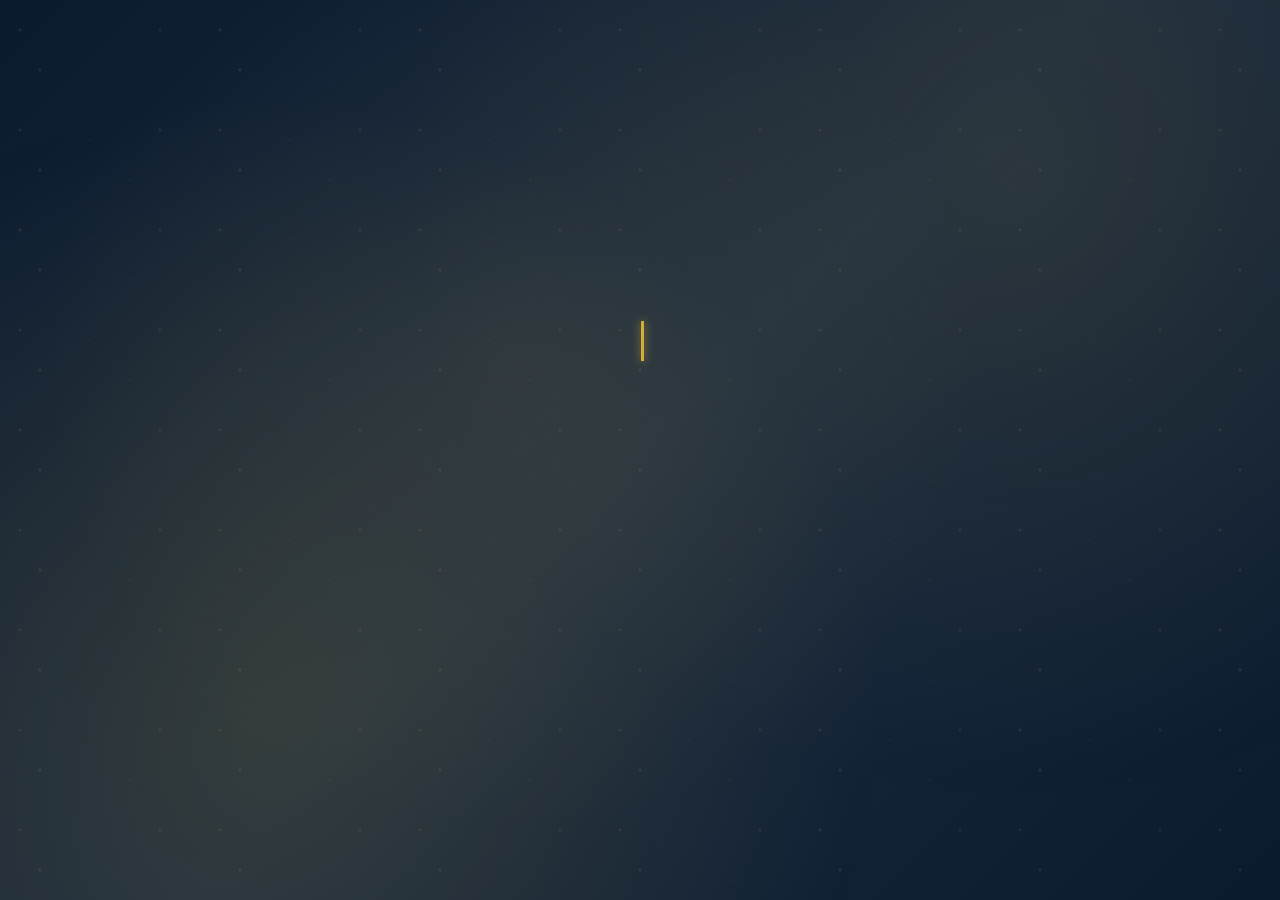
<file: index.html>
<!DOCTYPE html>
<html lang="en">
<head>
    <meta charset="UTF-8">
    <meta name="viewport" content="width=device-width, initial-scale=1.0">
    <meta http-equiv="Cache-Control" content="no-cache, no-store, must-revalidate">
    
    <!-- Primary Meta Tags -->
    <title>Welcome | PAUL CASSO - Contemporary Art Gallery</title>
    <meta name="title" content="Welcome | PAUL CASSO - Contemporary Art Gallery">
    <meta name="description" content="Experience the contemporary art of PAUL CASSO. Discover unique perspectives and landscapes through evocative paintings and artworks. Explore the artist's vision, influenced by real-world experiences, theater, music, and travel.">
    <meta name="keywords" content="Paul Casso, contemporary art, abstract paintings, landscape paintings, modern art gallery, artist portfolio, acrylic paintings, art collection, LD Gallery">
    <meta name="author" content="Paul Casso">
    <meta name="robots" content="index, follow">
    
    <!-- Google Search Console Verification -->
    <meta name="google-site-verification" content="JfxVNHfYu0ixuvX_X-_5mgfl1EPNZAGkBkjEK3EevuY" />
    
    <link rel="canonical" href="https://paulcasso-website.netlify.app/">
    
    <!-- Open Graph / Facebook -->
    <meta property="og:type" content="website">
    <meta property="og:url" content="https://paulcasso-website.netlify.app/">
    <meta property="og:title" content="Welcome | PAUL CASSO - Contemporary Art Gallery">
    <meta property="og:description" content="Experience the contemporary art of PAUL CASSO. Discover unique perspectives and landscapes through evocative paintings and artworks.">
    <meta property="og:image" content="https://raw.githubusercontent.com/paulcasso25/Art/main/20250607_152052.jpg">
    <meta property="og:site_name" content="PAUL CASSO Art">
    
    <!-- Twitter -->
    <meta property="twitter:card" content="summary_large_image">
    <meta property="twitter:url" content="https://paulcasso-website.netlify.app/">
    <meta property="twitter:title" content="Welcome | PAUL CASSO - Contemporary Art Gallery">
    <meta property="twitter:description" content="Experience the contemporary art of PAUL CASSO. Discover unique perspectives and landscapes through evocative paintings.">
    <meta property="twitter:image" content="https://raw.githubusercontent.com/paulcasso25/Art/main/20250607_152052.jpg">
    
    <!-- Structured Data (JSON-LD) -->
    <script type="application/ld+json">
    {
      "@context": "https://schema.org",
      "@type": "WebSite",
      "name": "PAUL CASSO Art Gallery",
      "url": "https://paulcasso-website.netlify.app/",
      "description": "Contemporary art gallery featuring the works of Paul Casso - perspectives and landscapes paintings",
      "publisher": {
        "@type": "Person",
        "name": "Paul Casso"
      },
      "potentialAction": {
        "@type": "SearchAction",
        "target": "https://paulcasso-website.netlify.app/?s={search_term_string}",
        "query-input": "required name=search_term_string"
      }
    }
    </script>
    
    <script type="application/ld+json">
    {
      "@context": "https://schema.org",
      "@type": "Person",
      "name": "Paul Casso",
      "alternateName": "Paul Foxton",
      "jobTitle": "Contemporary Artist",
      "description": "Self-trained contemporary artist influenced by real-world experiences, theater, music, and travel",
      "url": "https://paulcasso-website.netlify.app/bio.html",
      "sameAs": []
    }
    </script>
    
    <link rel="stylesheet" href="Styles.css">
    <link href="https://fonts.googleapis.com/css2?family=Playfair+Display:wght@400;500;600;700&family=Inter:wght@300;400;500;600&family=Cormorant+Garamond:wght@300;400;500;600&display=swap" rel="stylesheet">
    <style>
        /* Enhanced welcome page styles with sophisticated animations */
        body {
            background: linear-gradient(135deg, #0A1A2F 0%, #1A2A3F 50%, #0A1A2F 100%);
            color: #F8F5F0;
            display: flex;
            justify-content: center;
            align-items: center;
            height: 100vh;
            margin: 0;
            text-align: center;
            font-family: 'Inter', sans-serif;
            position: relative;
            overflow: hidden;
        }
        
        /* Enhanced animated background elements */
        body::before {
            content: '';
            position: absolute;
            top: 0;
            left: 0;
            right: 0;
            bottom: 0;
            background: 
                radial-gradient(circle at 20% 80%, rgba(212, 175, 55, 0.15) 0%, transparent 50%),
                radial-gradient(circle at 80% 20%, rgba(212, 175, 55, 0.1) 0%, transparent 50%),
                radial-gradient(circle at 40% 40%, rgba(230, 200, 102, 0.08) 0%, transparent 50%);
            animation: float 25s ease-in-out infinite;
        }
        
        /* Floating particles */
        body::after {
            content: '';
            position: absolute;
            top: 0;
            left: 0;
            right: 0;
            bottom: 0;
            background-image: 
                radial-gradient(2px 2px at 20px 30px, rgba(212, 175, 55, 0.3), transparent),
                radial-gradient(2px 2px at 40px 70px, rgba(230, 200, 102, 0.3), transparent),
                radial-gradient(1px 1px at 90px 40px, rgba(212, 175, 55, 0.3), transparent),
                radial-gradient(1px 1px at 130px 80px, rgba(230, 200, 102, 0.3), transparent),
                radial-gradient(2px 2px at 160px 30px, rgba(212, 175, 55, 0.3), transparent);
            background-repeat: repeat;
            background-size: 200px 100px;
            animation: sparkle 20s linear infinite;
            opacity: 0.6;
        }
        
        @keyframes float {
            0%, 100% { 
                transform: translateY(0px) rotate(0deg) scale(1); 
                opacity: 0.8;
            }
            25% { 
                transform: translateY(-15px) rotate(90deg) scale(1.05); 
                opacity: 1;
            }
            50% { 
                transform: translateY(-25px) rotate(180deg) scale(1.1); 
                opacity: 0.9;
            }
            75% { 
                transform: translateY(-15px) rotate(270deg) scale(1.05); 
                opacity: 1;
            }
        }
        
        @keyframes sparkle {
            0% { transform: translateY(0px); }
            100% { transform: translateY(-100px); }
        }
        
        .welcome-container {
            position: relative;
            z-index: 2;
            max-width: 700px;
            padding: 2rem;
            animation: slideInUp 1.5s ease-out 0.5s both;
        }
        
        @keyframes slideInUp {
            from {
                opacity: 0;
                transform: translateY(50px) scale(0.9);
            }
            to {
                opacity: 1;
                transform: translateY(0) scale(1);
            }
        }
        
        #typewriter {
            font-family: 'Playfair Display', serif;
            font-size: 2.5rem;
            font-weight: 600;
            min-height: 140px;
            line-height: 1.3;
            margin-bottom: 1.5rem;
            position: relative;
            text-shadow: 0 4px 8px rgba(0,0,0,0.3);
        }
        
        /* Enhanced cursor animation - now as a separate element */
        .typewriter-cursor {
            display: inline-block;
            width: 3px;
            height: 2.5rem;
            background-color: #D4AF37;
            margin-left: 4px;
            animation: blink 1.2s infinite;
            box-shadow: 0 0 10px rgba(212, 175, 55, 0.8);
            vertical-align: text-bottom;
        }
        
        @keyframes blink {
            0%, 50% { 
                opacity: 1; 
                transform: scaleY(1);
                box-shadow: 0 0 10px rgba(212, 175, 55, 0.8);
            }
            51%, 100% { 
                opacity: 0.3; 
                transform: scaleY(0.8);
                box-shadow: 0 0 5px rgba(212, 175, 55, 0.4);
            }
        }
        
        /* Enhanced subtitle with staggered animation */
        .subtitle {
            font-family: 'Cormorant Garamond', serif;
            font-size: 1.2rem;
            color: #D4AF37;
            margin-top: 1rem;
            opacity: 0;
            animation: fadeInUp 1.2s ease 3.5s forwards;
            font-style: italic;
            letter-spacing: 1px;
        }
        
        @keyframes fadeInUp {
            from {
                opacity: 0;
                transform: translateY(30px) scale(0.95);
            }
            to {
                opacity: 1;
                transform: translateY(0) scale(1);
            }
        }
        
        /* Enhanced button with sophisticated animations */
        #enter-btn {
            margin-top: 2rem;
            padding: 1rem 2.5rem;
            background: linear-gradient(135deg, #D4AF37 0%, #E6C866 100%);
            color: #0A1A2F;
            border: none;
            font-family: 'Inter', sans-serif;
            font-size: 1.1rem;
            font-weight: 600;
            cursor: pointer;
            opacity: 0;
            transform: translateY(20px) scale(0.9);
            transition: all 0.6s cubic-bezier(0.175, 0.885, 0.32, 1.275);
            border-radius: 12px;
            box-shadow: 0 8px 25px rgba(212, 175, 55, 0.4);
            position: relative;
            overflow: hidden;
            animation: buttonEntrance 1s ease 4s forwards;
        }
        
        @keyframes buttonEntrance {
            to {
                opacity: 1;
                transform: translateY(0) scale(1);
            }
        }
        
        /* Shine effect on button */
        #enter-btn::before {
            content: '';
            position: absolute;
            top: 0;
            left: -100%;
            width: 100%;
            height: 100%;
            background: linear-gradient(90deg, transparent, rgba(255,255,255,0.4), transparent);
            transition: left 0.8s ease;
        }
        
        #enter-btn:hover::before {
            left: 100%;
        }
        
        /* Enhanced hover effects */
        #enter-btn:hover {
            transform: translateY(-5px) scale(1.05);
            box-shadow: 0 15px 35px rgba(212, 175, 55, 0.6);
            background: linear-gradient(135deg, #E6C866 0%, #D4AF37 100%);
        }
        
        #enter-btn:active {
            transform: translateY(-2px) scale(1.02);
            transition: all 0.1s ease;
        }
        
        /* Decorative elements */
        .decorative-line {
            position: absolute;
            height: 2px;
            background: linear-gradient(90deg, transparent, #D4AF37, transparent);
            animation: expandLine 2s ease 2s forwards;
            opacity: 0;
        }
        
        .decorative-line.top {
            top: 15%;
            left: 10%;
            width: 0;
        }
        
        .decorative-line.bottom {
            bottom: 15%;
            right: 10%;
            width: 0;
        }
        
        @keyframes expandLine {
            to {
                width: 80%;
                opacity: 0.6;
            }
        }
        
        /* Responsive design */
        @media (max-width: 768px) {
            #typewriter {
                font-size: 2.2rem;
                min-height: 140px;
            }
            
            .welcome-container {
                padding: 1.5rem;
                max-width: 90%;
            }
            
            .subtitle {
                font-size: 1.2rem;
            }
            
            #enter-btn {
                padding: 1rem 2.5rem;
                font-size: 1.1rem;
            }
        }
        
        @media (max-width: 480px) {
            #typewriter {
                font-size: 1.8rem;
                min-height: 120px;
            }
            
            .subtitle {
                font-size: 1.1rem;
            }
        }
    </style>
</head>
<body>
    <!-- Decorative lines -->
    <div class="decorative-line top"></div>
    <div class="decorative-line bottom"></div>
    
    <div class="welcome-container">
        <div id="typewriter"></div>
        <div class="subtitle">Contemporary Artist & Visionary</div>
        <button id="enter-btn" onclick="window.location.href='Home.html';">Enter Gallery</button>
    </div>

    <script>
        // Enhanced typewriter animation with better timing and effects
        const lines = [
            "Welcome",
            "to the Art of",
            "PAUL CASSO"
        ];
        const element = document.getElementById("typewriter");
        const button = document.getElementById("enter-btn");
        let lineIndex = 0;
        let charIndex = 0;

        function type() {
            if (lineIndex < lines.length) {
                const currentLine = lines[lineIndex];
                
                // Add character with slight delay variation for natural feel
                element.innerHTML += currentLine.charAt(charIndex);
                charIndex++;
                
                if (charIndex < currentLine.length) {
                    // Vary typing speed slightly for more natural effect
                    const speed = Math.random() * 50 + 100; // 100-150ms
                    setTimeout(type, speed);
                } else {
                    // Add line break with decorative element
                    element.innerHTML += "<br>";
                    lineIndex++;
                    charIndex = 0;
                    
                    // Longer pause between lines for dramatic effect
                    setTimeout(type, 1200);
                }
            } else {
                // Remove the cursor after animation completes
                const cursor = element.querySelector('.typewriter-cursor');
                if (cursor) {
                    cursor.remove();
                }
                
                // Trigger button animation
                button.style.animationPlayState = 'running';
            }
        }

        // Start animation sequence
        document.addEventListener("DOMContentLoaded", () => {
            // Add cursor element to start
            const cursor = document.createElement('span');
            cursor.className = 'typewriter-cursor';
            element.appendChild(cursor);
            
            // Initial delay for dramatic effect
            setTimeout(type, 800);
        });
        
        // Add subtle hover effect to the entire container
        document.querySelector('.welcome-container').addEventListener('mouseenter', function() {
            this.style.transform = 'scale(1.02)';
            this.style.transition = 'transform 0.3s ease';
        });
        
        document.querySelector('.welcome-container').addEventListener('mouseleave', function() {
            this.style.transform = 'scale(1)';
        });
    </script>
</body>
</html>
</file>
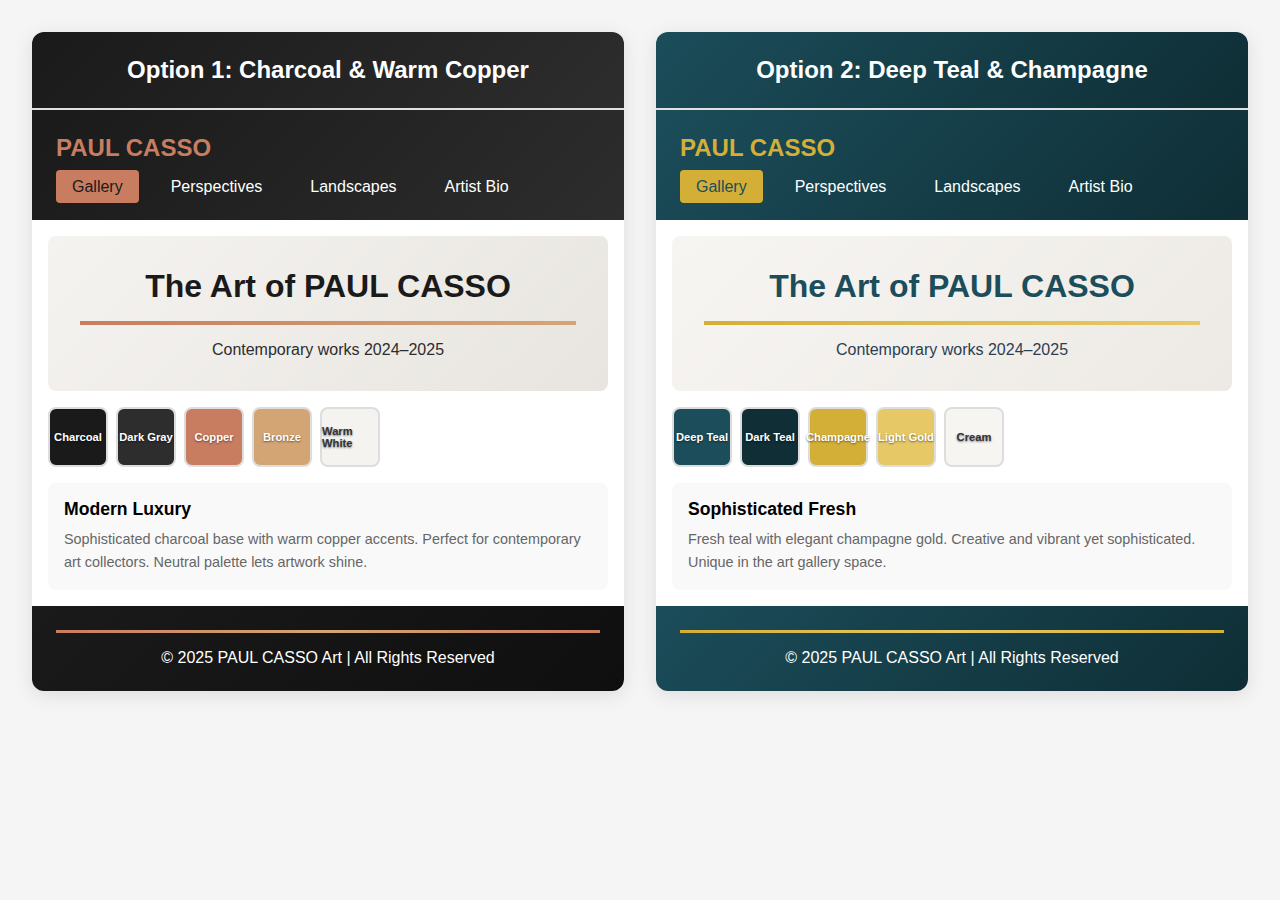
<file: color-scheme-preview.html>
<!DOCTYPE html>
<html lang="en">
<head>
    <meta charset="UTF-8">
    <meta name="viewport" content="width=device-width, initial-scale=1.0">
    <title>Color Scheme Preview - PAUL CASSO Art</title>
    <style>
        * {
            margin: 0;
            padding: 0;
            box-sizing: border-box;
        }
        
        body {
            font-family: 'Inter', sans-serif;
            background: #f5f5f5;
            padding: 2rem;
        }
        
        .preview-container {
            display: grid;
            grid-template-columns: 1fr 1fr;
            gap: 2rem;
            max-width: 1400px;
            margin: 0 auto;
        }
        
        .scheme-preview {
            background: white;
            border-radius: 12px;
            box-shadow: 0 4px 20px rgba(0,0,0,0.1);
            overflow: hidden;
        }
        
        .scheme-title {
            text-align: center;
            padding: 1.5rem;
            font-size: 1.5rem;
            font-weight: 600;
            border-bottom: 2px solid #e0e0e0;
        }
        
        /* CHARCOAL & COPPER SCHEME */
        .charcoal-copper .scheme-title {
            background: linear-gradient(135deg, #1A1A1A 0%, #2D2D2D 100%);
            color: white;
        }
        
        .charcoal-copper .nav-preview {
            background: linear-gradient(135deg, #1A1A1A 0%, #2D2D2D 100%);
            padding: 1.5rem;
            color: white;
        }
        
        .charcoal-copper .nav-title {
            color: #C97D60;
            font-size: 1.5rem;
            font-weight: 600;
            margin-bottom: 1rem;
        }
        
        .charcoal-copper .nav-links {
            display: flex;
            gap: 1rem;
            list-style: none;
        }
        
        .charcoal-copper .nav-links a {
            color: white;
            text-decoration: none;
            padding: 0.5rem 1rem;
            border-radius: 4px;
        }
        
        .charcoal-copper .nav-links a:hover {
            background: rgba(255,255,255,0.1);
        }
        
        .charcoal-copper .nav-links a.active {
            background: #C97D60;
            color: #1A1A1A;
        }
        
        .charcoal-copper .hero-preview {
            background: linear-gradient(135deg, #F5F3F0 0%, #E8E5E0 100%);
            padding: 2rem;
            text-align: center;
            margin: 1rem;
            border-radius: 8px;
        }
        
        .charcoal-copper .hero-preview h1 {
            color: #1A1A1A;
            font-size: 2rem;
            margin-bottom: 0.5rem;
        }
        
        .charcoal-copper .hero-preview p {
            color: #2D2D2D;
        }
        
        .charcoal-copper .accent-bar {
            height: 4px;
            background: linear-gradient(90deg, #C97D60 0%, #D4A574 100%);
            margin: 1rem 0;
        }
        
        .charcoal-copper .footer-preview {
            background: linear-gradient(135deg, #1A1A1A 0%, #0F0F0F 100%);
            padding: 1.5rem;
            color: white;
            text-align: center;
            margin-top: 1rem;
        }
        
        .charcoal-copper .footer-accent {
            height: 3px;
            background: linear-gradient(90deg, #C97D60 0%, #D4A574 50%, #C97D60 100%);
            margin-bottom: 1rem;
        }
        
        /* TEAL & CHAMPAGNE SCHEME */
        .teal-champagne .scheme-title {
            background: linear-gradient(135deg, #1B4D5A 0%, #0F2E35 100%);
            color: white;
        }
        
        .teal-champagne .nav-preview {
            background: linear-gradient(135deg, #1B4D5A 0%, #0F2E35 100%);
            padding: 1.5rem;
            color: white;
        }
        
        .teal-champagne .nav-title {
            color: #D4AF37;
            font-size: 1.5rem;
            font-weight: 600;
            margin-bottom: 1rem;
        }
        
        .teal-champagne .nav-links {
            display: flex;
            gap: 1rem;
            list-style: none;
        }
        
        .teal-champagne .nav-links a {
            color: white;
            text-decoration: none;
            padding: 0.5rem 1rem;
            border-radius: 4px;
        }
        
        .teal-champagne .nav-links a:hover {
            background: rgba(255,255,255,0.1);
        }
        
        .teal-champagne .nav-links a.active {
            background: #D4AF37;
            color: #1B4D5A;
        }
        
        .teal-champagne .hero-preview {
            background: linear-gradient(135deg, #F7F5F2 0%, #EDEAE5 100%);
            padding: 2rem;
            text-align: center;
            margin: 1rem;
            border-radius: 8px;
        }
        
        .teal-champagne .hero-preview h1 {
            color: #1B4D5A;
            font-size: 2rem;
            margin-bottom: 0.5rem;
        }
        
        .teal-champagne .hero-preview p {
            color: #2C3E50;
        }
        
        .teal-champagne .accent-bar {
            height: 4px;
            background: linear-gradient(90deg, #D4AF37 0%, #E6C866 100%);
            margin: 1rem 0;
        }
        
        .teal-champagne .footer-preview {
            background: linear-gradient(135deg, #1B4D5A 0%, #0F2E35 100%);
            padding: 1.5rem;
            color: white;
            text-align: center;
            margin-top: 1rem;
        }
        
        .teal-champagne .footer-accent {
            height: 3px;
            background: linear-gradient(90deg, #D4AF37 0%, #E6C866 50%, #D4AF37 100%);
            margin-bottom: 1rem;
        }
        
        .color-swatches {
            display: flex;
            gap: 0.5rem;
            margin: 1rem;
            flex-wrap: wrap;
        }
        
        .swatch {
            width: 60px;
            height: 60px;
            border-radius: 8px;
            border: 2px solid #ddd;
            display: flex;
            align-items: center;
            justify-content: center;
            font-size: 0.7rem;
            color: white;
            text-shadow: 0 1px 2px rgba(0,0,0,0.5);
            font-weight: 600;
        }
        
        .info-section {
            padding: 1rem;
            background: #f9f9f9;
            margin: 1rem;
            border-radius: 8px;
        }
        
        .info-section h3 {
            margin-bottom: 0.5rem;
            font-size: 1.1rem;
        }
        
        .info-section p {
            font-size: 0.9rem;
            color: #666;
            line-height: 1.6;
        }
        
        @media (max-width: 968px) {
            .preview-container {
                grid-template-columns: 1fr;
            }
        }
    </style>
</head>
<body>
    <div class="preview-container">
        <!-- CHARCOAL & COPPER PREVIEW -->
        <div class="scheme-preview charcoal-copper">
            <div class="scheme-title">Option 1: Charcoal & Warm Copper</div>
            
            <div class="nav-preview">
                <div class="nav-title">PAUL CASSO</div>
                <ul class="nav-links">
                    <li><a href="#" class="active">Gallery</a></li>
                    <li><a href="#">Perspectives</a></li>
                    <li><a href="#">Landscapes</a></li>
                    <li><a href="#">Artist Bio</a></li>
                </ul>
            </div>
            
            <div class="hero-preview">
                <h1>The Art of PAUL CASSO</h1>
                <div class="accent-bar"></div>
                <p>Contemporary works 2024–2025</p>
            </div>
            
            <div class="color-swatches">
                <div class="swatch" style="background: #1A1A1A;">Charcoal</div>
                <div class="swatch" style="background: #2D2D2D;">Dark Gray</div>
                <div class="swatch" style="background: #C97D60;">Copper</div>
                <div class="swatch" style="background: #D4A574;">Bronze</div>
                <div class="swatch" style="background: #F5F3F0; color: #333;">Warm White</div>
            </div>
            
            <div class="info-section">
                <h3>Modern Luxury</h3>
                <p>Sophisticated charcoal base with warm copper accents. Perfect for contemporary art collectors. Neutral palette lets artwork shine.</p>
            </div>
            
            <div class="footer-preview">
                <div class="footer-accent"></div>
                <p>© 2025 PAUL CASSO Art | All Rights Reserved</p>
            </div>
        </div>
        
        <!-- TEAL & CHAMPAGNE PREVIEW -->
        <div class="scheme-preview teal-champagne">
            <div class="scheme-title">Option 2: Deep Teal & Champagne</div>
            
            <div class="nav-preview">
                <div class="nav-title">PAUL CASSO</div>
                <ul class="nav-links">
                    <li><a href="#" class="active">Gallery</a></li>
                    <li><a href="#">Perspectives</a></li>
                    <li><a href="#">Landscapes</a></li>
                    <li><a href="#">Artist Bio</a></li>
                </ul>
            </div>
            
            <div class="hero-preview">
                <h1>The Art of PAUL CASSO</h1>
                <div class="accent-bar"></div>
                <p>Contemporary works 2024–2025</p>
            </div>
            
            <div class="color-swatches">
                <div class="swatch" style="background: #1B4D5A;">Deep Teal</div>
                <div class="swatch" style="background: #0F2E35;">Dark Teal</div>
                <div class="swatch" style="background: #D4AF37;">Champagne</div>
                <div class="swatch" style="background: #E6C866;">Light Gold</div>
                <div class="swatch" style="background: #F7F5F2; color: #333;">Cream</div>
            </div>
            
            <div class="info-section">
                <h3>Sophisticated Fresh</h3>
                <p>Fresh teal with elegant champagne gold. Creative and vibrant yet sophisticated. Unique in the art gallery space.</p>
            </div>
            
            <div class="footer-preview">
                <div class="footer-accent"></div>
                <p>© 2025 PAUL CASSO Art | All Rights Reserved</p>
            </div>
        </div>
    </div>
</body>
</html>
</file>
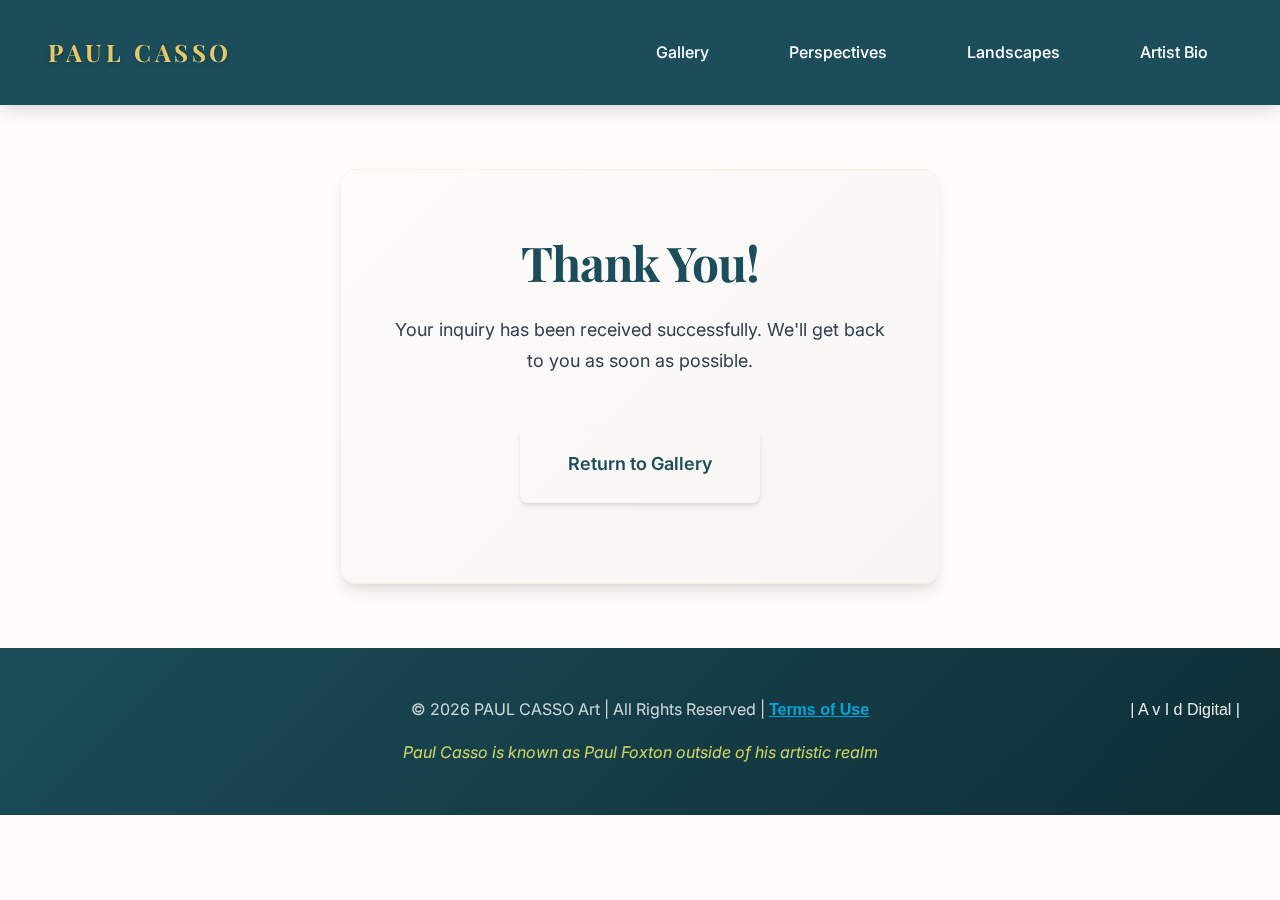
<file: success.html>
<!DOCTYPE html>
<html lang="en">
<head>
    <meta charset="UTF-8">
    <meta name="viewport" content="width=device-width, initial-scale=1.0">
    <title>Thank You - PAUL CASSO Art</title>
    <link rel="stylesheet" href="Styles.css">
    <link href="https://fonts.googleapis.com/css2?family=Playfair+Display:wght@400;500;600;700&family=Inter:wght@300;400;500;600&display=swap" rel="stylesheet">
</head>
<body>
    <!-- Simple Static Navigation -->
    <nav>
        <div class="nav-container">
            <div class="nav-title">PAUL CASSO</div>
            <ul class="nav-links">
                <li><a href="index.html">Gallery</a></li>
                <li><a href="catalogue-perspectives.html">Perspectives</a></li>
                <li><a href="catalogue-landscapes.html">Landscapes</a></li>
                <li><a href="bio.html">Artist Bio</a></li>
            </ul>
        </div>
    </nav>

    <!-- Success Message Section -->
    <section class="contact-section" style="max-width: 600px; margin: 4rem auto; text-align: center;">
        <h1 style="color: var(--navy); margin-bottom: 1.5rem;">Thank You!</h1>
        <p style="font-size: var(--font-size-lg); color: var(--dark-gray); margin-bottom: 2rem;">
            Your inquiry has been received successfully. We'll get back to you as soon as possible.
        </p>
        <a href="index.html" class="btn">Return to Gallery</a>
    </section>

    <footer>
        <div class="footer-content">
            <p class="footer-left">&copy; <span id="copyright-year">2025</span> PAUL CASSO Art | All Rights Reserved | <a href="terms-of-use.html" style="color: #00BFFF; font-weight: 600; text-decoration: underline; font-family: 'Lucida Sans Unicode', 'Lucida Grande', 'Lucida Sans', Arial, sans-serif;">Terms of Use</a></p>
            <p class="footer-right" style="font-family: 'Lucida Sans Unicode', 'Lucida Grande', 'Lucida Sans', Arial, sans-serif; color: #fff;">| A v I d Digital |</p>
        </div>
        <p style="font-style: italic; color: rgb(229, 229, 102); margin-top: 1rem;">
         Paul Casso is known as Paul Foxton outside of his artistic realm
       </p>
    </footer>

    <script>
        // Auto-update copyright year
        document.addEventListener('DOMContentLoaded', function() {
            const yearSpan = document.getElementById('copyright-year');
            if (yearSpan) {
                yearSpan.textContent = new Date().getFullYear();
            }
        });
    </script>
</body>
</html>
</file>
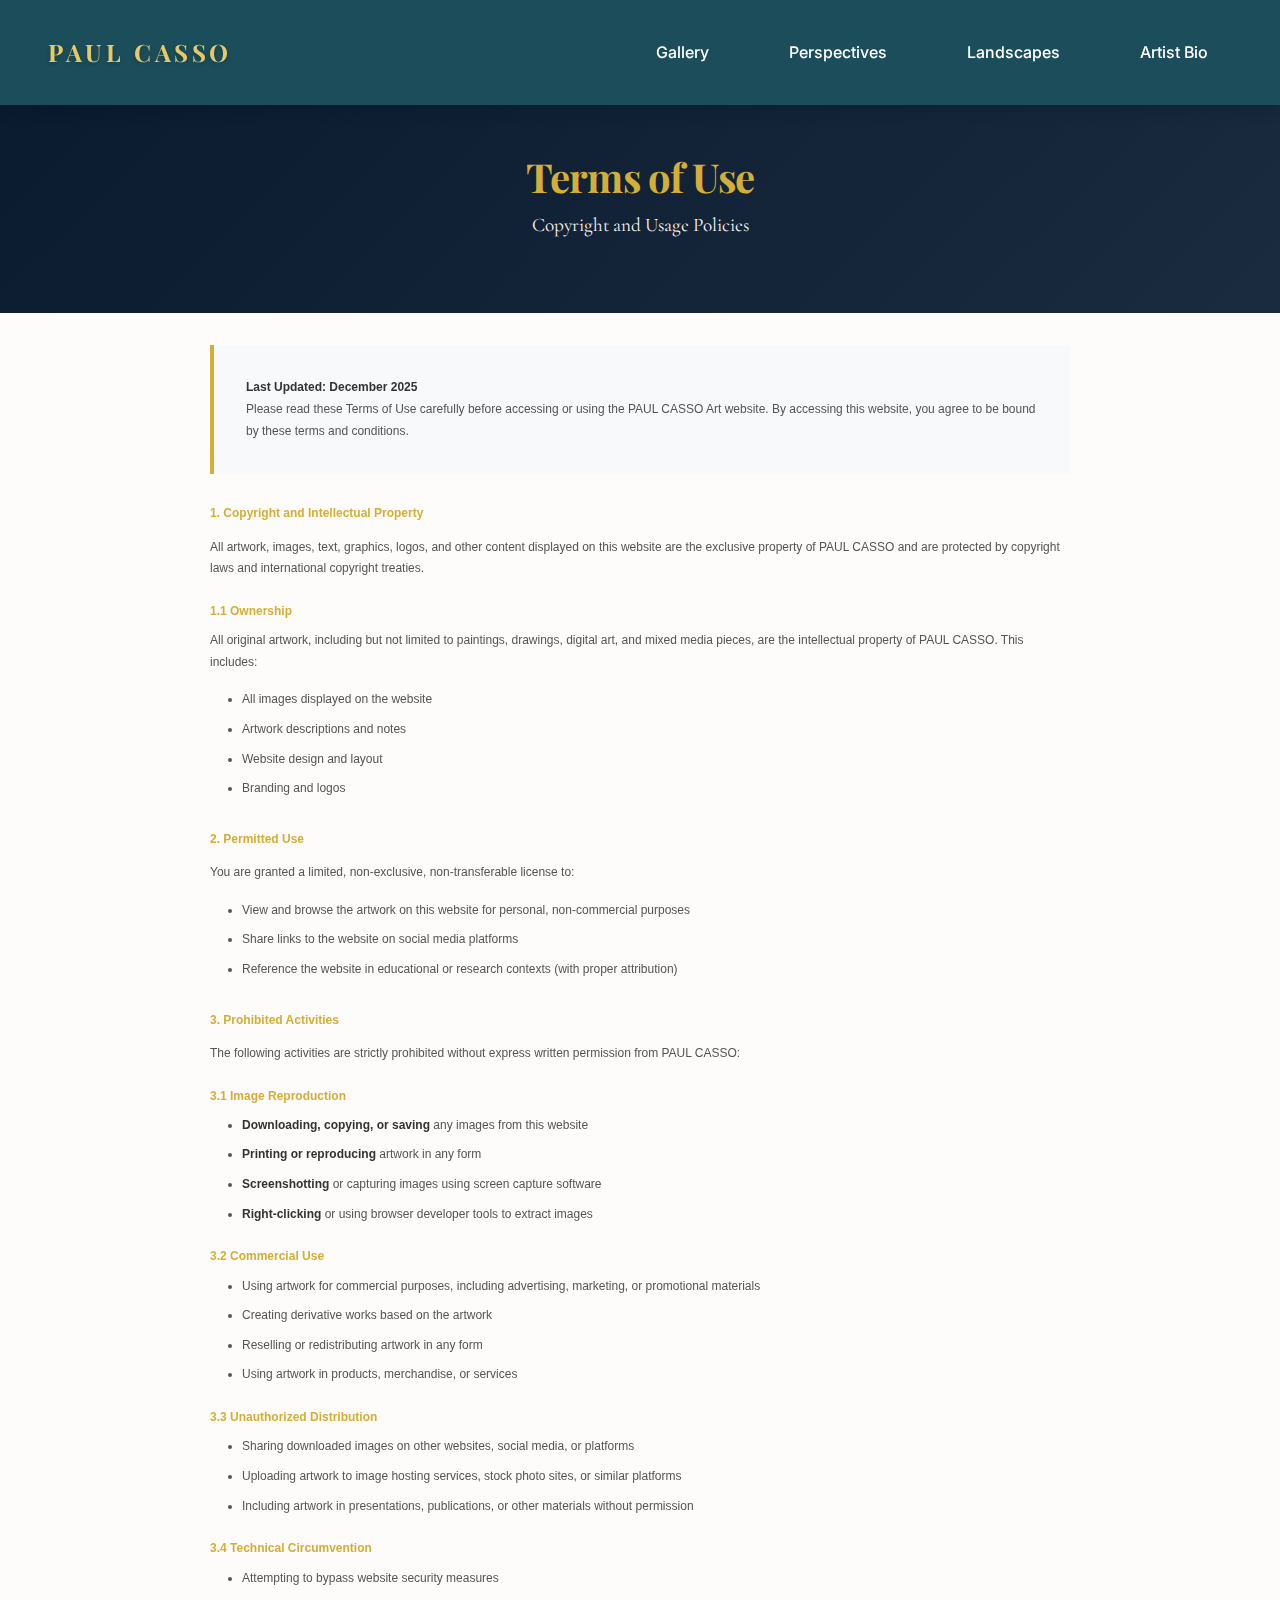
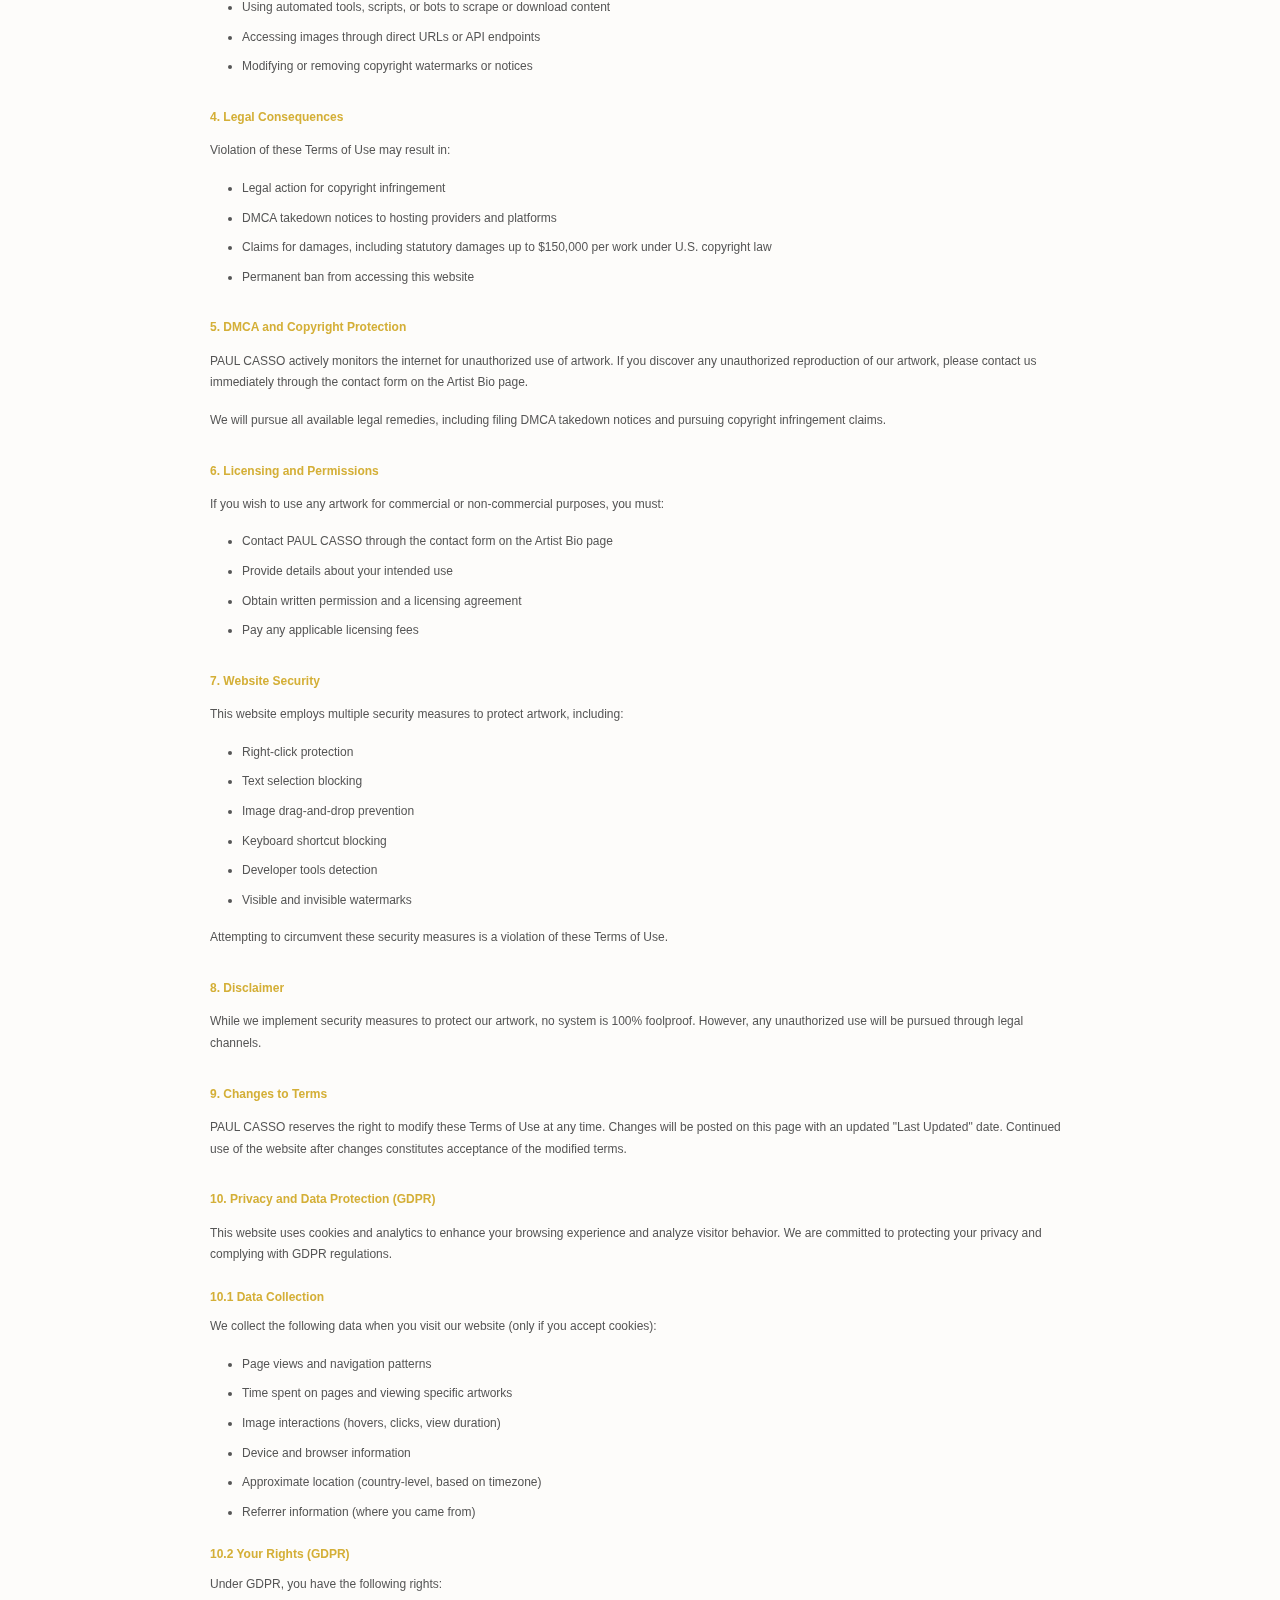
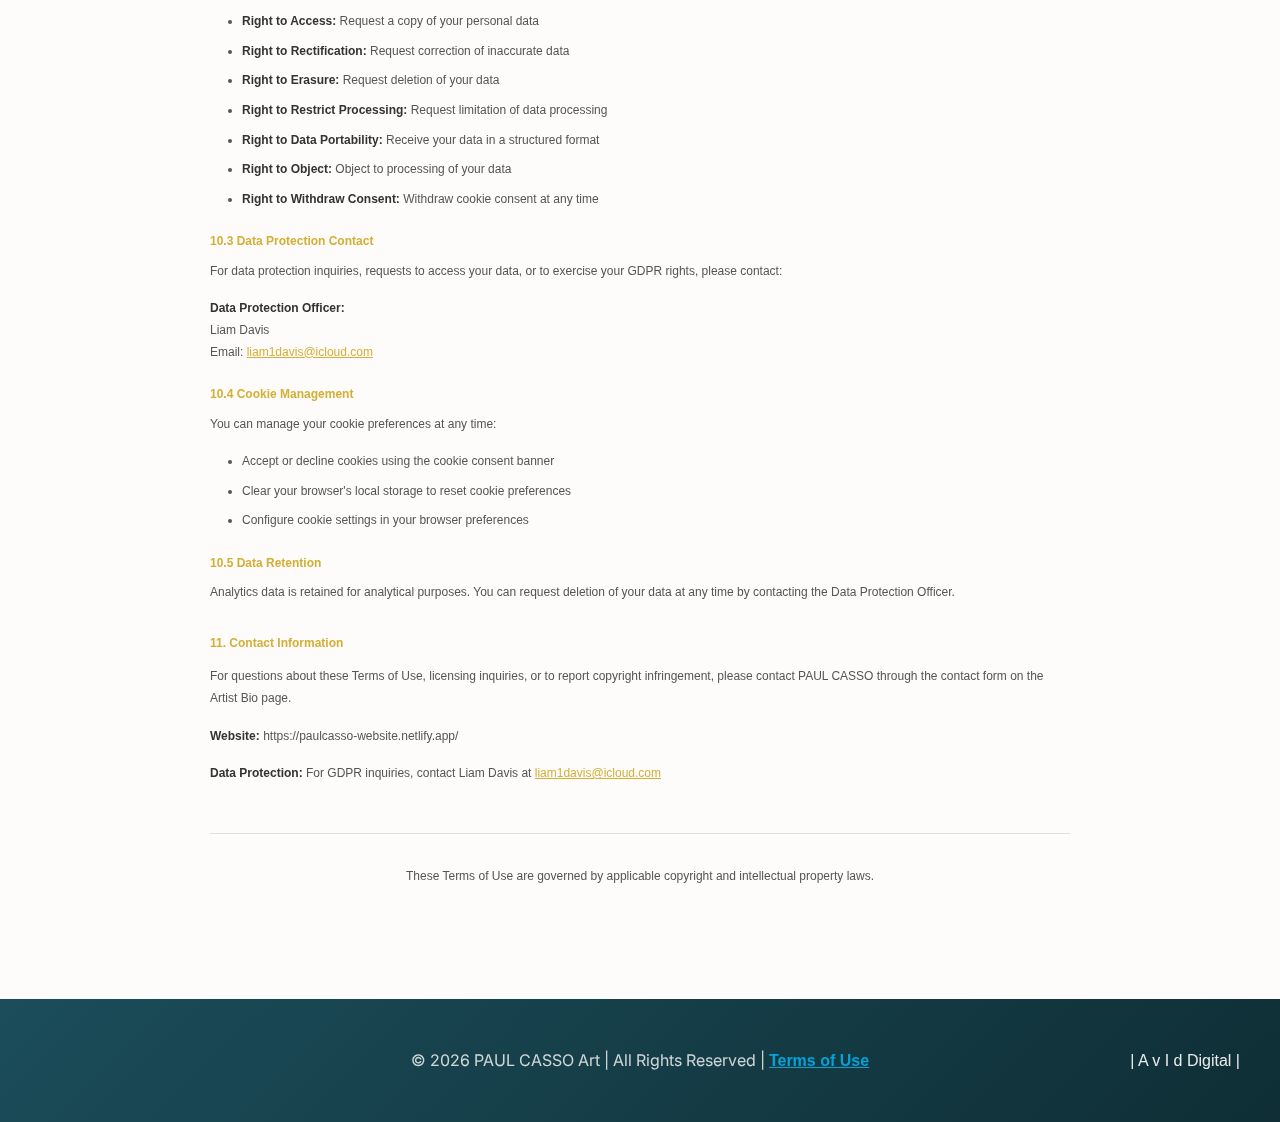
<file: terms-of-use.html>
<!DOCTYPE html>
<html lang="en">
<head>
    <meta charset="UTF-8">
    <meta name="viewport" content="width=device-width, initial-scale=1.0">
    <title>Terms of Use - PAUL CASSO Art</title>
    
    <!-- SEO Meta Tags -->
    <meta name="description" content="Terms of Use for PAUL CASSO Art website. Read our copyright and usage policies for viewing and accessing artwork.">
    <meta name="robots" content="noindex, follow">
    
    <link rel="stylesheet" href="Styles.css">
    <link href="https://fonts.googleapis.com/css2?family=Playfair+Display:wght@400;500;600;700&family=Inter:wght@300;400;500;600&family=Cormorant+Garamond:wght@300;400;500;600&display=swap" rel="stylesheet">
    <style>
        .terms-content {
            max-width: 900px;
            margin: 0 auto;
            padding: 2rem 20px;
            line-height: 1.8;
            font-family: 'Lucida Sans Unicode', 'Lucida Grande', 'Lucida Sans', Arial, sans-serif;
        }
        
        .terms-content h2 {
            font-family: 'Lucida Sans Unicode', 'Lucida Grande', 'Lucida Sans', Arial, sans-serif;
            color: #D4AF37;
            font-size: 0.75rem;
            font-weight: bold;
            margin-top: 2rem;
            margin-bottom: 1rem;
        }
        
        .terms-content h3 {
            font-family: 'Lucida Sans Unicode', 'Lucida Grande', 'Lucida Sans', Arial, sans-serif;
            color: #D4AF37;
            font-size: 0.75rem;
            font-weight: bold;
            margin-top: 1.5rem;
            margin-bottom: 0.75rem;
        }
        
        .terms-content p {
            margin-bottom: 1rem;
            color: #555;
            font-size: 0.75rem;
            font-family: 'Lucida Sans Unicode', 'Lucida Grande', 'Lucida Sans', Arial, sans-serif;
        }
        
        .terms-content ul {
            margin-left: 2rem;
            margin-bottom: 1rem;
        }
        
        .terms-content li {
            margin-bottom: 0.5rem;
            color: #555;
            font-family: 'Lucida Sans Unicode', 'Lucida Grande', 'Lucida Sans', Arial, sans-serif;
            font-size: 0.75rem;
        }
        
        .terms-content strong {
            color: #333;
            font-weight: 600;
            font-family: 'Lucida Sans Unicode', 'Lucida Grande', 'Lucida Sans', Arial, sans-serif;
        }
        
        .terms-intro {
            background-color: #f8f9fa;
            padding: 2rem;
            border-left: 4px solid #D4AF37;
            margin-bottom: 2rem;
        }
        
        .terms-intro p {
            font-size: 0.75rem;
            margin-bottom: 0;
            font-family: 'Lucida Sans Unicode', 'Lucida Grande', 'Lucida Sans', Arial, sans-serif;
        }
        
        .last-updated {
            text-align: center;
            color: #999;
            font-size: 0.75rem;
            margin-top: 3rem;
            padding-top: 2rem;
            border-top: 1px solid #e0e0e0;
            font-family: 'Lucida Sans Unicode', 'Lucida Grande', 'Lucida Sans', Arial, sans-serif;
        }
        
        .terms-hero {
            background: linear-gradient(135deg, #0A1A2F 0%, #1A2A3F 100%);
            color: #F8F5F0;
            padding: 3rem 20px;
            text-align: center;
        }
        
        .terms-hero h1 {
            font-family: 'Playfair Display', serif;
            font-size: 2.5rem;
            margin-bottom: 0.5rem;
            color: #D4AF37;
        }
        
        .terms-hero p {
            font-family: 'Cormorant Garamond', serif;
            font-size: 1.2rem;
            color: #F8F5F0;
        }
    </style>
</head>
<body>
    <!-- Simple Static Navigation -->
    <nav>
        <div class="nav-container">
            <div class="nav-title">PAUL CASSO</div>
            <ul class="nav-links">
                <li><a href="index.html">Gallery</a></li>
                <li><a href="catalogue-perspectives.html">Perspectives</a></li>
                <li><a href="catalogue-landscapes.html">Landscapes</a></li>
                <li><a href="bio.html">Artist Bio</a></li>
            </ul>
        </div>
    </nav>

    <div class="terms-hero">
        <h1>Terms of Use</h1>
        <p>Copyright and Usage Policies</p>
    </div>

    <section class="terms-content">
        <div class="terms-intro">
            <p><strong>Last Updated: December 2025</strong></p>
            <p>Please read these Terms of Use carefully before accessing or using the PAUL CASSO Art website. By accessing this website, you agree to be bound by these terms and conditions.</p>
        </div>

        <h2>1. Copyright and Intellectual Property</h2>
        <p>All artwork, images, text, graphics, logos, and other content displayed on this website are the exclusive property of PAUL CASSO and are protected by copyright laws and international copyright treaties.</p>

        <h3>1.1 Ownership</h3>
        <p>All original artwork, including but not limited to paintings, drawings, digital art, and mixed media pieces, are the intellectual property of PAUL CASSO. This includes:</p>
        <ul>
            <li>All images displayed on the website</li>
            <li>Artwork descriptions and notes</li>
            <li>Website design and layout</li>
            <li>Branding and logos</li>
        </ul>

        <h2>2. Permitted Use</h2>
        <p>You are granted a limited, non-exclusive, non-transferable license to:</p>
        <ul>
            <li>View and browse the artwork on this website for personal, non-commercial purposes</li>
            <li>Share links to the website on social media platforms</li>
            <li>Reference the website in educational or research contexts (with proper attribution)</li>
        </ul>

        <h2>3. Prohibited Activities</h2>
        <p>The following activities are strictly prohibited without express written permission from PAUL CASSO:</p>
        
        <h3>3.1 Image Reproduction</h3>
        <ul>
            <li><strong>Downloading, copying, or saving</strong> any images from this website</li>
            <li><strong>Printing or reproducing</strong> artwork in any form</li>
            <li><strong>Screenshotting</strong> or capturing images using screen capture software</li>
            <li><strong>Right-clicking</strong> or using browser developer tools to extract images</li>
        </ul>

        <h3>3.2 Commercial Use</h3>
        <ul>
            <li>Using artwork for commercial purposes, including advertising, marketing, or promotional materials</li>
            <li>Creating derivative works based on the artwork</li>
            <li>Reselling or redistributing artwork in any form</li>
            <li>Using artwork in products, merchandise, or services</li>
        </ul>

        <h3>3.3 Unauthorized Distribution</h3>
        <ul>
            <li>Sharing downloaded images on other websites, social media, or platforms</li>
            <li>Uploading artwork to image hosting services, stock photo sites, or similar platforms</li>
            <li>Including artwork in presentations, publications, or other materials without permission</li>
        </ul>

        <h3>3.4 Technical Circumvention</h3>
        <ul>
            <li>Attempting to bypass website security measures</li>
            <li>Using automated tools, scripts, or bots to scrape or download content</li>
            <li>Accessing images through direct URLs or API endpoints</li>
            <li>Modifying or removing copyright watermarks or notices</li>
        </ul>

        <h2>4. Legal Consequences</h2>
        <p>Violation of these Terms of Use may result in:</p>
        <ul>
            <li>Legal action for copyright infringement</li>
            <li>DMCA takedown notices to hosting providers and platforms</li>
            <li>Claims for damages, including statutory damages up to $150,000 per work under U.S. copyright law</li>
            <li>Permanent ban from accessing this website</li>
        </ul>

        <h2>5. DMCA and Copyright Protection</h2>
        <p>PAUL CASSO actively monitors the internet for unauthorized use of artwork. If you discover any unauthorized reproduction of our artwork, please contact us immediately through the contact form on the Artist Bio page.</p>
        <p>We will pursue all available legal remedies, including filing DMCA takedown notices and pursuing copyright infringement claims.</p>

        <h2>6. Licensing and Permissions</h2>
        <p>If you wish to use any artwork for commercial or non-commercial purposes, you must:</p>
        <ul>
            <li>Contact PAUL CASSO through the contact form on the Artist Bio page</li>
            <li>Provide details about your intended use</li>
            <li>Obtain written permission and a licensing agreement</li>
            <li>Pay any applicable licensing fees</li>
        </ul>

        <h2>7. Website Security</h2>
        <p>This website employs multiple security measures to protect artwork, including:</p>
        <ul>
            <li>Right-click protection</li>
            <li>Text selection blocking</li>
            <li>Image drag-and-drop prevention</li>
            <li>Keyboard shortcut blocking</li>
            <li>Developer tools detection</li>
            <li>Visible and invisible watermarks</li>
        </ul>
        <p>Attempting to circumvent these security measures is a violation of these Terms of Use.</p>

        <h2>8. Disclaimer</h2>
        <p>While we implement security measures to protect our artwork, no system is 100% foolproof. However, any unauthorized use will be pursued through legal channels.</p>

        <h2>9. Changes to Terms</h2>
        <p>PAUL CASSO reserves the right to modify these Terms of Use at any time. Changes will be posted on this page with an updated "Last Updated" date. Continued use of the website after changes constitutes acceptance of the modified terms.</p>

        <h2>10. Privacy and Data Protection (GDPR)</h2>
        <p>This website uses cookies and analytics to enhance your browsing experience and analyze visitor behavior. We are committed to protecting your privacy and complying with GDPR regulations.</p>
        
        <h3>10.1 Data Collection</h3>
        <p>We collect the following data when you visit our website (only if you accept cookies):</p>
        <ul>
            <li>Page views and navigation patterns</li>
            <li>Time spent on pages and viewing specific artworks</li>
            <li>Image interactions (hovers, clicks, view duration)</li>
            <li>Device and browser information</li>
            <li>Approximate location (country-level, based on timezone)</li>
            <li>Referrer information (where you came from)</li>
        </ul>
        
        <h3>10.2 Your Rights (GDPR)</h3>
        <p>Under GDPR, you have the following rights:</p>
        <ul>
            <li><strong>Right to Access:</strong> Request a copy of your personal data</li>
            <li><strong>Right to Rectification:</strong> Request correction of inaccurate data</li>
            <li><strong>Right to Erasure:</strong> Request deletion of your data</li>
            <li><strong>Right to Restrict Processing:</strong> Request limitation of data processing</li>
            <li><strong>Right to Data Portability:</strong> Receive your data in a structured format</li>
            <li><strong>Right to Object:</strong> Object to processing of your data</li>
            <li><strong>Right to Withdraw Consent:</strong> Withdraw cookie consent at any time</li>
        </ul>
        
        <h3>10.3 Data Protection Contact</h3>
        <p>For data protection inquiries, requests to access your data, or to exercise your GDPR rights, please contact:</p>
        <p><strong>Data Protection Officer:</strong><br>
        Liam Davis<br>
        Email: <a href="mailto:liam1davis@icloud.com" style="color: #D4AF37; text-decoration: underline;">liam1davis@icloud.com</a></p>
        
        <h3>10.4 Cookie Management</h3>
        <p>You can manage your cookie preferences at any time:</p>
        <ul>
            <li>Accept or decline cookies using the cookie consent banner</li>
            <li>Clear your browser's local storage to reset cookie preferences</li>
            <li>Configure cookie settings in your browser preferences</li>
        </ul>
        
        <h3>10.5 Data Retention</h3>
        <p>Analytics data is retained for analytical purposes. You can request deletion of your data at any time by contacting the Data Protection Officer.</p>

        <h2>11. Contact Information</h2>
        <p>For questions about these Terms of Use, licensing inquiries, or to report copyright infringement, please contact PAUL CASSO through the contact form on the Artist Bio page.</p>
        <p><strong>Website:</strong> https://paulcasso-website.netlify.app/</p>
        <p><strong>Data Protection:</strong> For GDPR inquiries, contact Liam Davis at <a href="mailto:liam1davis@icloud.com" style="color: #D4AF37; text-decoration: underline;">liam1davis@icloud.com</a></p>

        <div class="last-updated">
            <p>These Terms of Use are governed by applicable copyright and intellectual property laws.</p>
        </div>
    </section>

    <footer>
        <div class="footer-content">
            <p class="footer-left">&copy; <span id="copyright-year">2025</span> PAUL CASSO Art | All Rights Reserved | <a href="terms-of-use.html" style="color: #00BFFF; font-weight: 600; text-decoration: underline; font-family: 'Lucida Sans Unicode', 'Lucida Grande', 'Lucida Sans', Arial, sans-serif;">Terms of Use</a></p>
            <p class="footer-right" style="font-family: 'Lucida Sans Unicode', 'Lucida Grande', 'Lucida Sans', Arial, sans-serif; color: #fff;">| A v I d Digital |</p>
        </div>
    </footer>

    <script src="protection.js"></script>
    <script>
        // Auto-update copyright year
        document.addEventListener('DOMContentLoaded', function() {
            const yearSpan = document.getElementById('copyright-year');
            if (yearSpan) {
                yearSpan.textContent = new Date().getFullYear();
            }
        });
    </script>
</body>
</html>
</file>
<file: Styles.css>
/* ================ */
/* Modern Reset & Base Styles */
/* ================ */
* { 
    margin: 0; 
    padding: 0; 
    box-sizing: border-box; 
}

/* Import Google Fonts for professional typography */
@import url('https://fonts.googleapis.com/css2?family=Playfair+Display:wght@400;500;600;700&family=Inter:wght@300;400;500;600&family=Cormorant+Garamond:wght@300;400;500;600&display=swap');

:root {
    /* COLOR SCHEME OPTION 1: Charcoal & Warm Copper (Modern Luxury) */
    /* Uncomment this section and comment Option 2 to use Charcoal/Copper */
    /*
    --gold: #C97D60;              /* Warm Copper */
    --gold-light: #D4A574;        /* Bronze */
    --gold-dark: #B8654A;         /* Dark Copper */
    --navy: #1A1A1A;              /* Charcoal Black */
    --navy-light: #2D2D2D;        /* Dark Gray */
    --navy-dark: #0F0F0F;         /* Deep Black */
    --cream: #F5F3F0;             /* Warm White */
    --cream-light: #FDFCFA;       /* Off White */
    --cream-dark: #E8E5E0;        /* Soft Beige */
    --dark-gray: #2D2D2D;         /* Dark Gray */
    --light-gray: #ECF0F1;        /* Light Gray */
    --accent-red: #E74C3C;
    --accent-orange: #F39C12;
    */
    
    /* COLOR SCHEME OPTION 2: Deep Teal & Champagne (Sophisticated Fresh) */
    /* ACTIVE - Deep Teal & Champagne scheme */
    --gold: #D4AF37;              /* Champagne Gold */
    --gold-light: #E6C866;        /* Light Gold */
    --gold-dark: #B8941F;         /* Dark Gold */
    --navy: #1B4D5A;              /* Deep Teal */
    --navy-light: #2A6B7A;        /* Medium Teal */
    --navy-dark: #0F2E35;          /* Dark Teal */
    --cream: #F7F5F2;             /* Cream */
    --cream-light: #FDFCFA;       /* Off White */
    --cream-dark: #EDEAE5;        /* Warm White */
    --dark-gray: #2C3E50;         /* Dark Gray */
    --light-gray: #ECF0F1;        /* Light Gray */
    --accent-red: #E74C3C;
    --accent-orange: #F39C12;
    
    /* Typography Scale */
    --font-size-xs: 0.75rem;
    --font-size-sm: 0.875rem;
    --font-size-base: 1rem;
    --font-size-lg: 1.125rem;
    --font-size-xl: 1.25rem;
    --font-size-2xl: 1.5rem;
    --font-size-3xl: 1.875rem;
    --font-size-4xl: 2.25rem;
    --font-size-5xl: 3rem;
    
    /* Spacing System */
    --space-xs: 0.5rem;
    --space-sm: 1rem;
    --space-md: 1.5rem;
    --space-lg: 2rem;
    --space-xl: 3rem;
    --space-2xl: 4rem;
    
    /* Shadows */
    --shadow-sm: 0 1px 2px 0 rgba(0, 0, 0, 0.05);
    --shadow-md: 0 4px 6px -1px rgba(0, 0, 0, 0.1), 0 2px 4px -1px rgba(0, 0, 0, 0.06);
    --shadow-lg: 0 10px 15px -3px rgba(0, 0, 0, 0.1), 0 4px 6px -2px rgba(0, 0, 0, 0.05);
    --shadow-xl: 0 20px 25px -5px rgba(0, 0, 0, 0.1), 0 10px 10px -5px rgba(0, 0, 0, 0.04);
    
    /* No transitions - completely static design */
}

/* ================ */
/* Enhanced Base Typography */
/* ================ */

/* Prevent layout shifts and flickering */
html {
    scroll-behavior: auto;
}

* {
    backface-visibility: hidden;
    -webkit-backface-visibility: hidden;
}

/* Prevent animations only on navigation and main content, not index page */
nav *,
.hero *,
.featured-grid *,
.cta *,
.gallery *,
.contact-section *,
.art-preview *,
.item-card *,
.btn,
.nav-links * {
    animation: none !important;
    transition: none !important;
    transform: none !important;
}
body {
    font-family: 'Inter', -apple-system, BlinkMacSystemFont, 'Segoe UI', Roboto, sans-serif;
    color: var(--dark-gray);
    line-height: 1.7;
    background: var(--cream-light);
    -webkit-text-size-adjust: 100%;
    font-size: var(--font-size-base);
    font-weight: 400;
    /* Prevent flickering and improve performance */
    -webkit-font-smoothing: antialiased;
    -moz-osx-font-smoothing: grayscale;
    text-rendering: optimizeLegibility;
}

/* Respect user's motion preferences */
@media (prefers-reduced-motion: reduce) {
    * {
        animation-duration: 0.01ms !important;
        animation-iteration-count: 1 !important;
        transition-duration: 0.01ms !important;
    }
}

h1, h2, h3, h4, h5, h6 {
    font-family: 'Playfair Display', 'Didot', 'Times New Roman', serif;
    font-weight: 600;
    line-height: 1.2;
    color: var(--navy);
    margin-bottom: var(--space-md);
}

h1 {
    font-size: var(--font-size-5xl);
    font-weight: 700;
    letter-spacing: -0.02em;
}

h2 {
    font-size: var(--font-size-4xl);
    font-weight: 600;
}

h3 {
    font-size: var(--font-size-3xl);
    font-weight: 500;
}

p {
    margin-bottom: var(--space-md);
    color: var(--dark-gray);
    font-size: var(--font-size-lg);
}

/* ================ */
/* CLEAN STATIC NAVIGATION - NO TRANSITIONS */
/* ================ */
nav {
    background: var(--navy);
    padding: var(--space-lg) var(--space-xl);
    box-shadow: var(--shadow-lg);
    position: sticky;
    top: 0;
    z-index: 1000;
}

.nav-container {
    display: flex;
    justify-content: space-between;
    align-items: center;
    max-width: 1200px;
    margin: 0 auto;
}

.nav-title {
    color: var(--gold-light);
    font-family: 'Playfair Display', serif;
    font-size: var(--font-size-2xl);
    font-weight: 700;
    letter-spacing: 0.15em;
    text-transform: uppercase;
    text-shadow: 0 2px 4px rgba(0, 0, 0, 0.2);
    white-space: nowrap;
    display: block;
}

.nav-links {
    display: flex;
    gap: var(--space-lg);
    list-style: none;
    align-items: center;
}

.nav-links a {
    color: white;
    text-decoration: none;
    font-size: var(--font-size-base);
    font-weight: 500;
    padding: var(--space-sm) var(--space-md);
    border-radius: 6px;
    background: transparent;
}

.nav-links a:hover {
    background: rgba(255,255,255,0.1);
}

.nav-links a.active {
    background: transparent;
    color: var(--gold-light);
    font-weight: 600;
    border: none;
    position: relative;
}

.nav-links a.active::after {
    content: '';
    position: absolute;
    bottom: -4px;
    left: 50%;
    transform: translateX(-50%);
    width: 80%;
    height: 2px;
    background: var(--gold-light);
    border-radius: 2px;
}

/* ================ */
/* SIMPLE STATIC NAVIGATION - NO FLICKERING */
/* ================ */

/* Submenu removed - using simple static links instead */

/* All submenu styles removed for clean, simple navigation */

/* ======================= */
/* COMPACT HERO SECTION */
/* ======================= */
.hero {
    padding: var(--space-2xl) var(--space-xl);
    max-width: 900px;
    margin: var(--space-xl) auto;
    background: linear-gradient(135deg, var(--cream-light) 0%, var(--cream) 100%);
    border-radius: 16px;
    box-shadow: var(--shadow-xl);
    text-align: center;
    position: relative;
    overflow: hidden;
}

.hero::before {
    content: '';
    position: absolute;
    top: 0;
    left: 0;
    right: 0;
    height: 4px;
    background: linear-gradient(90deg, var(--gold) 0%, var(--gold-light) 50%, var(--gold) 100%);
}

.hero h1 {
    font-size: var(--font-size-5xl);
    font-weight: 700;
    color: var(--navy);
    margin-bottom: var(--space-lg);
    letter-spacing: -0.02em;
    position: relative;
}

.hero h1::after {
    content: '';
    position: absolute;
    bottom: -12px;
    left: 50%;
    transform: translateX(-50%);
    width: 80px;
    height: 3px;
    background: linear-gradient(90deg, var(--gold) 0%, var(--gold-light) 100%);
    border-radius: 2px;
}

.header-divider {
    width: 80px;
    height: 3px;
    background: linear-gradient(90deg, var(--gold) 0%, var(--gold-light) 100%);
    margin: var(--space-lg) auto;
    border-radius: 2px;
    position: relative;
}

.header-divider::before,
.header-divider::after {
    content: '';
    position: absolute;
    top: 50%;
    transform: translateY(-50%);
    width: 8px;
    height: 8px;
    background: var(--gold);
    border-radius: 50%;
}

.header-divider::before {
    left: -20px;
}

.header-divider::after {
    right: -20px;
}

.hero-text {
    font-size: var(--font-size-xl);
    color: var(--dark-gray);
    font-weight: 400;
    letter-spacing: 0.5px;
    margin-top: var(--space-lg);
    font-family: 'Cormorant Garamond', serif;
    font-style: italic;
}

/* ======================= */
/* ENHANCED FEATURED GRID */
/* ======================= */
.featured-grid {
    display: flex;
    flex-direction: column;
    align-items: center;
    gap: var(--space-2xl);
    padding: var(--space-2xl) var(--space-xl);
    max-width: 600px;
    margin: 0 auto;
}

.art-preview {
    background: white;
    border-radius: 16px;
    overflow: hidden;
    box-shadow: var(--shadow-lg);
    position: relative;
    width: 100%;
    max-width: 500px;
    margin: 0 auto;
}

/* Removed hover effects for stability */

.art-preview img {
    height: 400px;
    width: 100%;
    object-fit: cover;
    display: block;
    opacity: 1;
    position: relative;
    z-index: 2;
}

/* Removed image hover effect for stability */

.art-preview h3 {
    font-family: 'Playfair Display', serif;
    font-size: var(--font-size-2xl);
    color: var(--navy);
    margin: var(--space-lg) var(--space-lg) var(--space-sm);
    font-weight: 600;
    position: relative;
    z-index: 2;
}

.art-preview p {
    color: var(--dark-gray);
    font-size: var(--font-size-lg);
    margin: 0 var(--space-lg) var(--space-lg);
    font-weight: 500;
    opacity: 0.8;
    position: relative;
    z-index: 2;
}

/* Clickable art link styling */
.art-link {
    text-decoration: none;
    color: inherit;
    display: block;
    cursor: pointer;
}

.art-link:hover {
    text-decoration: none;
}

/* ======================= */
/* ENHANCED BUTTONS & CTA */
/* ======================= */
.cta {
    padding: var(--space-2xl) var(--space-xl);
    text-align: center;
    background: linear-gradient(135deg, var(--cream-light) 0%, var(--cream) 100%);
    margin: var(--space-2xl) 0;
}

.btn {
    display: inline-block;
    padding: var(--space-md) var(--space-xl);
    background: var(--gold) !important;
    color: var(--navy) !important;
    text-decoration: none;
    border-radius: 8px;
    font-weight: 600;
    font-size: var(--font-size-lg);
    margin: var(--space-sm);
    box-shadow: var(--shadow-md);
    border: none !important;
    cursor: pointer;
}

.btn:hover {
    background: var(--gold-light);
}

.btn-outline {
    background: transparent;
    color: var(--gold);
    border: 2px solid var(--gold);
    box-shadow: none;
}

.btn-outline:hover {
    background: var(--gold);
    color: var(--navy);
}

/* ======================= */
/* RESPONSIVE DESIGN */
/* ======================= */
@media (max-width: 768px) {
    .featured-grid {
        flex-direction: column;
        gap: var(--space-xl);
        padding: var(--space-xl) var(--space-md);
    }
    
    .art-preview img {
        height: 300px;
    }
    
    .nav-container {
        flex-direction: column;
        padding: var(--space-md);
    }
    
    .nav-links {
        flex-direction: column;
        gap: var(--space-sm);
        margin-top: var(--space-sm);
    }
    
    .hero {
        padding: var(--space-xl) var(--space-md);
        margin: var(--space-md);
        max-width: 100%;
    }
    
    .hero h1 {
        font-size: var(--font-size-4xl);
    }
    
    .cta {
        padding: var(--space-xl) var(--space-md);
    }
    
    .btn {
        display: block;
        width: 90%;
        margin: var(--space-sm) auto;
    }
}

/* ======================= */
/* ENHANCED FOOTER */
/* ======================= */
footer {
    background: linear-gradient(135deg, var(--navy) 0%, var(--navy-dark) 100%);
    color: var(--cream-light);
    text-align: center;
    padding: var(--space-xl) var(--space-lg);
    margin-top: var(--space-2xl);
    position: relative;
}

footer::before {
    content: '';
    position: absolute;
    top: 0;
    left: 0;
    right: 0;
    height: 3px;
    background: linear-gradient(90deg, var(--gold) 0%, var(--gold-light) 50%, var(--gold) 100%);
}

footer p {
    color: var(--cream-light);
    font-size: var(--font-size-base);
    margin: 0;
    opacity: 0.9;
    font-weight: 400;
}

/* ======================= */
/* ADDITIONAL ENHANCEMENTS */
/* ======================= */

/* Smooth scrolling */
html {
    scroll-behavior: smooth;
}

/* Selection styling */
::selection {
    background: var(--gold);
    color: var(--navy);
}

/* Focus states for accessibility */
button:focus,
a:focus,
input:focus,
textarea:focus {
    outline: 2px solid var(--gold);
    outline-offset: 2px;
}

/* Enhanced gallery item cards */
.item-card {
    background: white;
    border-radius: 16px;
    overflow: hidden;
    box-shadow: var(--shadow-lg);
    position: relative;
    max-width: 500px;
    margin: 0 auto;
    display: flex;
    flex-direction: column;
}

/* Image container within item-card */
.item-card > img {
    flex-shrink: 0;
}

/* Content container within item-card */
.item-card > .item-info,
.item-card > a.btn {
    flex-shrink: 0;
}

.item-card img {
    width: 100%;
    max-width: 500px;
    height: 350px;
    object-fit: cover;
    margin: 0;
    display: block;
    border-radius: 16px 16px 0 0;
    position: relative;
}

/* Sold banner - diagonal overlay */
.item-card.sold::before {
    content: "SOLD";
    position: absolute;
    top: 20px;
    right: -35px;
    background: #DC143C;
    color: white;
    padding: 8px 50px;
    font-weight: 700;
    font-size: 0.9rem;
    letter-spacing: 2px;
    transform: rotate(45deg);
    transform-origin: center;
    z-index: 10;
    box-shadow: 0 2px 8px rgba(220, 20, 60, 0.5);
    text-align: center;
    white-space: nowrap;
}

/* Optional: Dim the image when sold */
.item-card.sold img {
    opacity: 0.7;
    filter: grayscale(20%);
}

/* Combined title and details container */
.item-info {
    background: var(--cream-light);
    padding: var(--space-md);
    margin: 0;
    border-radius: 0;
    user-select: text;
    -webkit-user-select: text;
    -moz-user-select: text;
    -ms-user-select: text;
}

.item-title {
    font-family: 'Playfair Display', serif;
    font-size: var(--font-size-xl);
    color: var(--navy);
    margin: 0 0 var(--space-xs) 0;
    font-weight: 600;
    user-select: text;
    -webkit-user-select: text;
    -moz-user-select: text;
    -ms-user-select: text;
}

.item-details {
    color: var(--dark-gray);
    font-size: var(--font-size-base);
    margin: 0;
    opacity: 0.8;
    user-select: text;
    -webkit-user-select: text;
    -moz-user-select: text;
    -ms-user-select: text;
}

/* Gallery grid - Single column layout */
.gallery {
    display: grid;
    grid-template-columns: 1fr;
    gap: var(--space-xl);
    padding: var(--space-2xl) var(--space-xl);
    max-width: 600px;
    margin: 0 auto;
}

/* Contact form enhancements */
.contact-section {
    background: linear-gradient(135deg, var(--cream-light) 0%, var(--cream) 100%);
    border-radius: 16px;
    box-shadow: var(--shadow-lg);
    border: 1px solid rgba(212, 175, 55, 0.1);
    padding: var(--space-2xl) var(--space-xl);
    max-width: 800px;
    margin: var(--space-2xl) auto;
    text-align: center;
}

.contact-section h2 {
    color: var(--navy);
    font-family: 'Playfair Display', serif;
    font-size: var(--font-size-3xl);
    margin-bottom: var(--space-lg);
    text-align: center;
}

.form-grid {
    display: grid;
    gap: var(--space-lg);
    max-width: 600px;
    margin: 0 auto;
}

.form-row {
    display: grid;
    gap: 0.5rem;
    text-align: left;
}

.form-row label {
    font-size: 0.95rem;
    color: var(--dark-gray);
}

.form-row input,
.form-row textarea {
    width: 100%;
    padding: 0.8rem;
    border: 2px solid rgba(212, 175, 55, 0.2);
    border-radius: 8px;
    font-family: 'Inter', sans-serif;
}

.form-row textarea {
    min-height: 120px;
    resize: vertical;
}

.form-row input:focus,
.form-row textarea:focus {
    border-color: var(--gold);
    box-shadow: 0 0 0 3px rgba(212, 175, 55, 0.1);
    outline: none;
}

/* Hide honeypot spam protection field */
.hidden {
    display: none !important;
    visibility: hidden !important;
    position: absolute !important;
    left: -9999px !important;
}

/* Email Contact Section */
.email-contact {
    max-width: 600px;
    margin: 0 auto;
    text-align: center;
    padding: var(--space-lg);
}

.email-contact p {
    font-size: 1.1rem;
    color: var(--dark-gray);
    margin-bottom: var(--space-lg);
    line-height: 1.6;
}

.email-display {
    margin: var(--space-xl) 0;
}

.email-box {
    display: flex;
    align-items: center;
    justify-content: center;
    gap: 1rem;
    background: white;
    border: 2px solid rgba(212, 175, 55, 0.3);
    border-radius: 8px;
    padding: 1.2rem 1.5rem;
    margin: var(--space-lg) auto;
    max-width: 500px;
    box-shadow: 0 2px 8px rgba(0, 0, 0, 0.1);
}

.email-text {
    font-size: 1.2rem;
    font-weight: 500;
    color: var(--navy);
    font-family: 'Inter', sans-serif;
    flex: 1;
    text-align: center;
}

.btn-copy {
    display: flex;
    align-items: center;
    gap: 0.5rem;
    padding: 0.6rem 1.2rem;
    background: var(--gold);
    color: white;
    border: none;
    border-radius: 6px;
    font-size: 0.95rem;
    font-weight: 500;
    cursor: pointer;
    transition: all 0.3s ease;
    font-family: 'Inter', sans-serif;
}

.btn-copy:hover {
    background: var(--gold-dark);
    transform: translateY(-1px);
    box-shadow: 0 4px 8px rgba(212, 175, 55, 0.3);
}

.btn-copy svg {
    width: 18px;
    height: 18px;
}

.copy-feedback {
    margin-top: 0.5rem;
    color: var(--gold);
    font-size: 0.9rem;
    opacity: 0;
    transition: opacity 0.3s ease;
    min-height: 1.2rem;
}

.email-note {
    margin-top: var(--space-md);
    font-size: 0.95rem;
    color: var(--dark-gray);
    line-height: 1.6;
}

.mailto-link {
    color: var(--gold);
    text-decoration: underline;
    font-weight: 500;
    transition: color 0.3s ease;
}

.mailto-link:hover {
    color: var(--gold-dark);
}

/* Inquiry Modal */
.inquiry-modal {
    display: none;
    position: fixed;
    top: 0;
    left: 0;
    width: 100%;
    height: 100%;
    background: rgba(0, 0, 0, 0.7);
    z-index: 10000;
    overflow-y: auto;
    padding: 2rem;
}

.inquiry-modal.active {
    display: flex;
    align-items: center;
    justify-content: center;
}

.inquiry-modal-content {
    background: white;
    border-radius: 16px;
    padding: 2rem;
    max-width: 600px;
    width: 100%;
    max-height: 90vh;
    overflow-y: auto;
    position: relative;
    box-shadow: 0 10px 40px rgba(0, 0, 0, 0.3);
}

.inquiry-modal-close {
    position: absolute;
    top: 1rem;
    right: 1rem;
    background: none;
    border: none;
    font-size: 2rem;
    color: var(--dark-gray);
    cursor: pointer;
    width: 40px;
    height: 40px;
    display: flex;
    align-items: center;
    justify-content: center;
    border-radius: 50%;
    transition: all 0.3s ease;
}

.inquiry-modal-close:hover {
    background: rgba(0, 0, 0, 0.1);
    color: var(--navy);
}

.inquiry-modal-content h2 {
    color: var(--navy);
    font-family: 'Playfair Display', serif;
    font-size: var(--font-size-2xl);
    margin-bottom: var(--space-lg);
    text-align: center;
}

.inquiry-email-section,
.inquiry-message-section {
    margin: var(--space-lg) 0;
    padding: var(--space-md);
    background: var(--cream-light);
    border-radius: 8px;
}

.inquiry-email-section p,
.inquiry-message-section p {
    margin-bottom: var(--space-sm);
    font-weight: 500;
    color: var(--navy);
}

.suggested-text {
    background: white;
    padding: 1rem;
    border-radius: 6px;
    border: 1px solid rgba(212, 175, 55, 0.2);
    margin: var(--space-sm) 0;
    line-height: 1.6;
    color: var(--dark-gray);
    white-space: pre-wrap;
}

.btn-copy-small {
    padding: 0.5rem 1rem;
    background: var(--gold);
    color: white;
    border: none;
    border-radius: 6px;
    font-size: 0.9rem;
    cursor: pointer;
    transition: all 0.3s ease;
    margin-top: 0.5rem;
}

.btn-copy-small:hover {
    background: var(--gold-dark);
}

.inquiry-actions {
    margin-top: var(--space-xl);
    text-align: center;
}

.email-note-small {
    font-size: 0.85rem;
    color: var(--dark-gray);
    margin: var(--space-sm) 0;
}

.mailto-link-small {
    color: var(--gold);
    text-decoration: underline;
}

.btn-close-modal {
    margin-top: var(--space-md);
    padding: 0.8rem 2rem;
    background: var(--navy);
    color: white;
    border: none;
    border-radius: 8px;
    font-size: 1rem;
    cursor: pointer;
    transition: all 0.3s ease;
}

.btn-close-modal:hover {
    background: var(--navy-dark);
    transform: translateY(-1px);
}

.copy-toast {
    position: fixed;
    bottom: 2rem;
    right: 2rem;
    background: var(--gold);
    color: white;
    padding: 1rem 1.5rem;
    border-radius: 8px;
    box-shadow: 0 4px 12px rgba(0, 0, 0, 0.2);
    opacity: 0;
    transform: translateY(20px);
    transition: all 0.3s ease;
    z-index: 10001;
}

.copy-toast.show {
    opacity: 1;
    transform: translateY(0);
}

/* Artist bio enhancements */
.artist-bio {
    background: linear-gradient(135deg, var(--cream-light) 0%, var(--cream) 100%);
    padding: var(--space-2xl) 0;
}

.bio-content {
    background: white;
    padding: var(--space-2xl);
    border-radius: 16px;
    box-shadow: var(--shadow-lg);
    border: 1px solid rgba(212, 175, 55, 0.1);
    max-width: 680px;
    margin: 0 auto;
    text-align: left;
}

.artist-name {
    font-family: 'Playfair Display', serif;
    font-size: var(--font-size-4xl);
    color: var(--navy);
    margin-bottom: var(--space-lg);
    position: relative;
    display: inline-block;
}

.artist-name::after {
    content: '';
    position: absolute;
    width: 60%;
    height: 3px;
    bottom: -12px;
    left: 0;
    background: linear-gradient(90deg, var(--gold) 0%, var(--gold-light) 100%);
    border-radius: 2px;
}

/* Cookie Consent Banner */
#cookie-consent {
    position: fixed;
    bottom: 0;
    left: 0;
    right: 0;
    background: linear-gradient(135deg, var(--navy) 0%, var(--navy-light) 100%);
    color: var(--cream);
    padding: 1.5rem 2rem;
    box-shadow: 0 -4px 20px rgba(0, 0, 0, 0.3);
    z-index: 1000;
    display: none;
    animation: slideUp 0.5s ease-out;
    border-top: 2px solid var(--gold);
}

#cookie-consent.show {
    display: flex;
    align-items: center;
    justify-content: space-between;
    gap: 2rem;
}

@keyframes slideUp {
    from {
        transform: translateY(100%);
        opacity: 0;
    }
    to {
        transform: translateY(0);
        opacity: 1;
    }
}

#cookie-consent p {
    flex: 1;
    margin: 0;
    font-family: 'Inter', sans-serif;
    font-size: 1rem;
    line-height: 1.6;
    color: #ffffff;
    font-weight: 400;
}

#cookie-consent p a {
    color: var(--gold);
    text-decoration: underline;
    font-weight: 500;
}

#cookie-consent p a:hover {
    color: var(--gold);
}

#cookie-consent .cookie-buttons {
    display: flex;
    gap: 1rem;
    flex-direction: row-reverse;
}

#cookie-consent button {
    padding: 0.75rem 1.5rem;
    border: none;
    border-radius: 6px;
    font-family: 'Inter', sans-serif;
    font-size: 0.95rem;
    font-weight: 600;
    cursor: pointer;
    transition: all 0.3s ease;
}

#cookie-consent .accept-cookie {
    background: rgba(255, 255, 255, 0.1) !important;
    color: #ffffff !important;
    border: 2px solid rgba(255, 255, 255, 0.3) !important;
    font-weight: 600 !important;
    font-size: 0.95rem !important;
    padding: 0.75rem 1.5rem !important;
}

#cookie-consent .accept-cookie:hover {
    background: rgba(255, 255, 255, 0.15) !important;
    border-color: rgba(255, 255, 255, 0.4) !important;
}

#cookie-consent .decline-cookie {
    background: linear-gradient(135deg, var(--gold) 0%, var(--gold-light) 100%) !important;
    color: var(--navy) !important;
    box-shadow: 0 4px 12px rgba(212, 175, 55, 0.4) !important;
    font-weight: 600 !important;
    font-size: 0.95rem !important;
    padding: 0.75rem 1.5rem !important;
    border: none !important;
}

#cookie-consent .decline-cookie:hover {
    background: linear-gradient(135deg, var(--gold-light) 0%, var(--gold) 100%) !important;
    transform: translateY(-2px);
    box-shadow: 0 4px 12px rgba(212, 175, 55, 0.4) !important;
}

@media (max-width: 768px) {
    #cookie-consent {
        flex-direction: column;
        padding: 1.5rem;
    }
    
    #cookie-consent .cookie-buttons {
        width: 100%;
        flex-direction: column;
    }
    
    #cookie-consent button {
        width: 100%;
    }
}

/* ======================= */
/* SECURITY & CONTENT PROTECTION */
/* ======================= */

/* Disable text selection and image dragging */
body {
    user-select: none;
    -webkit-user-select: none;
    -moz-user-select: none;
    -ms-user-select: none;
}

img, canvas {
    user-select: none;
    -webkit-user-select: none;
    -moz-user-select: none;
    -ms-user-select: none;
    -webkit-user-drag: none;
    -khtml-user-drag: none;
    -moz-user-drag: none;
    -o-user-drag: none;
    user-drag: none;
}

/* Only disable pointer events on images outside of interactive containers */
img:not(.item-card img):not(.art-preview img) {
    pointer-events: none;
}

/* Image protection overlay */
.image-protection-overlay {
    position: absolute;
    top: 0;
    left: 0;
    width: 100%;
    height: 100%;
    z-index: 1;
    pointer-events: none;
}

/* Image containers for watermark positioning */
.item-card,
.art-preview {
    position: relative;
    z-index: 1;
}

/* Combined info box styling - no shadow, clean background */
.item-card .item-info {
    position: relative;
    z-index: 2;
    background: var(--cream-light);
    padding: var(--space-md);
    margin: 0;
    border-radius: 0;
}

/* Ensure item-card content is visible and properly positioned */
.item-card .item-title,
.item-card .item-details {
    position: relative;
    z-index: 2;
    margin: 0;
    width: auto;
    text-align: left;
}

.item-card .item-title {
    margin-bottom: var(--space-xs);
}

/* Inquire button - separate colored box */
.item-card a.btn,
.item-card .btn,
.item-card a.btn:link,
.item-card a.btn:visited,
.item-card a.btn:active,
.item-card .btn:link,
.item-card .btn:visited,
.item-card .btn:active {
    position: relative;
    z-index: 2;
    display: block;
    margin: 0;
    width: 100%;
    text-align: center;
    background: var(--gold) !important;
    background-color: var(--gold) !important;
    color: var(--navy) !important;
    border: none !important;
    padding: var(--space-md) var(--space-lg);
    font-weight: 600;
    font-size: var(--font-size-base);
    box-shadow: 0 4px 12px rgba(212, 175, 55, 0.3);
    border-radius: 0;
    text-decoration: none;
}

.item-card a.btn:hover,
.item-card .btn:hover {
    background: var(--gold-light) !important;
    background-color: var(--gold-light) !important;
    color: var(--navy) !important;
    box-shadow: 0 6px 16px rgba(212, 175, 55, 0.4);
    transform: translateY(-1px);
    text-decoration: none;
}

/* Visible copyright watermarks on gallery images - positioned on the image */
.item-card {
    position: relative;
}

.item-card img::after {
    content: '© 2025 PAUL CASSO Art';
    position: absolute;
    bottom: 10px;
    right: 10px;
    background-color: rgba(0, 0, 0, 0.6);
    color: #fff;
    padding: 3px 6px;
    font-size: 0.49rem;
    font-weight: 600;
    border-radius: 2px;
    z-index: 10;
    pointer-events: none;
    font-family: Arial, sans-serif;
    letter-spacing: 0.4px;
    opacity: 0.9;
}

/* Fallback watermark using item-card::after if img::after doesn't work */
.item-card::after {
    content: '© 2025 PAUL CASSO Art';
    position: absolute;
    top: 330px;
    right: 10px;
    background-color: rgba(0, 0, 0, 0.6);
    color: #fff;
    padding: 3px 6px;
    font-size: 0.49rem;
    font-weight: 600;
    border-radius: 2px;
    z-index: 10;
    pointer-events: none;
    font-family: Arial, sans-serif;
    letter-spacing: 0.4px;
    opacity: 0.9;
}

.art-preview::after {
    content: '© 2025 PAUL CASSO Art';
    position: absolute;
    bottom: 10px;
    right: 10px;
    background-color: rgba(0, 0, 0, 0.6);
    color: #fff;
    padding: 3px 6px;
    font-size: 0.49rem;
    font-weight: 600;
    border-radius: 2px;
    z-index: 10;
    pointer-events: none;
    font-family: Arial, sans-serif;
    letter-spacing: 0.4px;
    opacity: 0.9;
}

/* Copyright notice section */
.copyright-notice {
    background-color: #f8f9fa;
    padding: 2rem 20px;
    margin: 2rem 0;
    border-top: 2px solid var(--gold);
    border-bottom: 2px solid var(--gold);
}

.copyright-notice .container {
    max-width: 900px;
    margin: 0 auto;
    text-align: center;
}

.copyright-notice p {
    font-size: 0.9rem;
    color: #555;
    margin-bottom: 0.5rem;
    font-family: 'Inter', sans-serif;
}

.copyright-notice a {
    color: var(--gold);
    text-decoration: none;
    font-weight: 600;
}

.copyright-notice a:hover {
    text-decoration: underline;
}

/* Footer layout with grid for centering and right alignment */
.footer-content {
    display: grid;
    grid-template-columns: 1fr auto 1fr;
    align-items: center;
    gap: 1rem;
    width: 100%;
    max-width: 1200px;
    margin: 0 auto;
}

.footer-left {
    margin: 0;
    opacity: 0.8;
    text-align: center;
    grid-column: 2;
}

.footer-right {
    margin: 0;
    font-family: 'Lucida Sans Unicode', 'Lucida Grande', 'Lucida Sans', Arial, sans-serif;
    color: #fff;
    text-align: right;
    white-space: nowrap;
    grid-column: 3;
    justify-self: end;
}

@media (max-width: 768px) {
    .footer-content {
        grid-template-columns: 1fr;
        justify-items: center;
    }
    .footer-left, .footer-right {
        grid-column: 1;
        text-align: center;
    }
}

/* Allow text selection in specific areas */
.terms-content,
.bio-content,
.contact-section,
.copyright-notice {
    user-select: text;
    -webkit-user-select: text;
    -moz-user-select: text;
    -ms-user-select: text;
}

.terms-content *,
.bio-content *,
.contact-section *,
.copyright-notice * {
    user-select: text;
    -webkit-user-select: text;
    -moz-user-select: text;
    -ms-user-select: text;
}

/* Form inputs should allow selection */
input, textarea {
    user-select: text !important;
    -webkit-user-select: text !important;
    -moz-user-select: text !important;
    -ms-user-select: text !important;
}

/* ======================= */
/* ARTWORK EXPANSION MODAL */
/* ======================= */
.artwork-modal {
    display: none;
    position: fixed;
    top: 0;
    left: 0;
    width: 100%;
    height: 100%;
    background: rgba(0, 0, 0, 0.95);
    z-index: 2000;
    overflow-y: auto;
    animation: fadeIn 0.3s ease-out;
}

.artwork-modal.active {
    display: flex;
    align-items: center;
    justify-content: center;
    padding: 2rem;
}

@keyframes fadeIn {
    from {
        opacity: 0;
    }
    to {
        opacity: 1;
    }
}

@keyframes scaleUp {
    from {
        transform: scale(0.3);
        opacity: 0;
    }
    to {
        transform: scale(1);
        opacity: 1;
    }
}

.artwork-modal-content {
    position: relative;
    max-width: 90vw;
    max-height: 90vh;
    animation: scaleUp 0.5s cubic-bezier(0.34, 1.56, 0.64, 1);
    display: flex;
    flex-direction: column;
    align-items: center;
}

.artwork-modal img {
    max-width: 100%;
    max-height: 85vh;
    object-fit: contain;
    border-radius: 8px;
    box-shadow: 0 20px 60px rgba(0, 0, 0, 0.5);
}

.artwork-modal-info {
    margin-top: 1.5rem;
    text-align: center;
    color: var(--cream-light);
}

.artwork-modal-info h3 {
    color: var(--gold-light);
    font-family: 'Playfair Display', serif;
    font-size: var(--font-size-3xl);
    margin-bottom: 0.5rem;
}

.artwork-modal-info p {
    color: var(--cream-light);
    font-size: var(--font-size-lg);
    opacity: 0.9;
}

.artwork-modal-back {
    position: absolute;
    top: 2rem;
    left: 2rem;
    background: rgba(255, 255, 255, 0.1);
    color: var(--cream-light);
    border: 2px solid rgba(255, 255, 255, 0.3);
    padding: 0.75rem 1.5rem;
    border-radius: 8px;
    font-family: 'Inter', sans-serif;
    font-size: var(--font-size-base);
    font-weight: 600;
    cursor: pointer;
    transition: all 0.3s ease;
    z-index: 2001;
    backdrop-filter: blur(10px);
}

.artwork-modal-back:hover {
    background: rgba(255, 255, 255, 0.2);
    border-color: var(--gold-light);
    color: var(--gold-light);
    transform: translateX(-4px);
}

.artwork-modal-close {
    position: absolute;
    top: 2rem;
    right: 2rem;
    background: rgba(255, 255, 255, 0.1);
    color: var(--cream-light);
    border: 2px solid rgba(255, 255, 255, 0.3);
    width: 40px;
    height: 40px;
    border-radius: 50%;
    font-size: 1.5rem;
    cursor: pointer;
    transition: all 0.3s ease;
    z-index: 2001;
    display: flex;
    align-items: center;
    justify-content: center;
    backdrop-filter: blur(10px);
}

.artwork-modal-close:hover {
    background: rgba(255, 255, 255, 0.2);
    border-color: var(--gold-light);
    color: var(--gold-light);
}

@media (max-width: 768px) {
    .artwork-modal-content {
        max-width: 95vw;
    }
    
    .artwork-modal-back {
        top: 1rem;
        left: 1rem;
        padding: 0.5rem 1rem;
        font-size: 0.9rem;
    }
    
    .artwork-modal-close {
        top: 1rem;
        right: 1rem;
        width: 35px;
        height: 35px;
        font-size: 1.2rem;
    }
}

/* Make item-card images clickable */
.item-card img {
    cursor: pointer;
    pointer-events: auto !important;
}

/* ======================= */
/* INQUIRE MODAL */
/* ======================= */
.inquire-modal {
    display: none;
    position: fixed;
    top: 0;
    left: 0;
    width: 100%;
    height: 100%;
    background: rgba(0, 0, 0, 0.7);
    z-index: 2000;
    overflow-y: auto;
    animation: fadeIn 0.3s ease-out;
}

.inquire-modal.active {
    display: flex;
    align-items: center;
    justify-content: center;
    padding: 2rem;
}

.inquire-modal-content {
    background: var(--cream-light);
    border-radius: 16px;
    padding: 2.5rem;
    max-width: 600px;
    width: 90%;
    max-height: 90vh;
    overflow-y: auto;
    position: relative;
    box-shadow: 0 20px 60px rgba(0, 0, 0, 0.5);
    animation: scaleUp 0.4s ease-out;
    box-sizing: border-box;
}

.inquire-modal-content .form-grid {
    margin: 0;
    padding: 0;
}

.inquire-modal-content h2 {
    color: var(--navy);
    font-family: 'Playfair Display', serif;
    font-size: var(--font-size-3xl);
    margin-bottom: 1.5rem;
    text-align: center;
}

.inquire-modal-close {
    position: absolute;
    top: 1rem;
    right: 1rem;
    background: transparent;
    color: var(--navy);
    border: none;
    width: 35px;
    height: 35px;
    border-radius: 50%;
    font-size: 1.5rem;
    cursor: pointer;
    transition: all 0.3s ease;
    display: flex;
    align-items: center;
    justify-content: center;
    font-weight: 300;
}

.inquire-modal-close:hover {
    background: rgba(0, 0, 0, 0.1);
    color: var(--gold);
}

.inquire-modal .form-grid {
    margin-top: 1rem;
    gap: 0.8rem;
}

.inquire-modal .form-row {
    margin-bottom: 0.8rem;
}

.inquire-modal-buttons {
    display: flex;
    gap: 1rem;
    margin-top: 1.5rem;
    justify-content: flex-end;
}

.inquire-modal-buttons button {
    padding: 0.75rem 1.5rem;
    border-radius: 8px;
    font-family: 'Inter', sans-serif;
    font-size: var(--font-size-base);
    font-weight: 600;
    cursor: pointer;
    transition: all 0.3s ease;
}

.inquire-modal-buttons .btn-cancel {
    background: transparent;
    color: var(--navy);
    border: 1px solid rgba(27, 77, 90, 0.3);
}

.inquire-modal-buttons .btn-cancel:hover {
    background: rgba(27, 77, 90, 0.05);
    border-color: rgba(27, 77, 90, 0.5);
}

.inquire-modal-buttons .btn-submit {
    background: var(--gold);
    color: var(--navy);
    border: 2px solid var(--gold);
    box-shadow: var(--shadow-md);
}

.inquire-modal-buttons .btn-submit:hover {
    background: var(--gold-light);
    border-color: var(--gold-light);
    box-shadow: var(--shadow-lg);
}

@media (max-width: 768px) {
    .inquire-modal-content {
        padding: 1.5rem;
        width: 95%;
    }
    
    .inquire-modal-buttons {
        flex-direction: column;
    }
    
    .inquire-modal-buttons button {
        width: 100%;
    }
}
</file>
